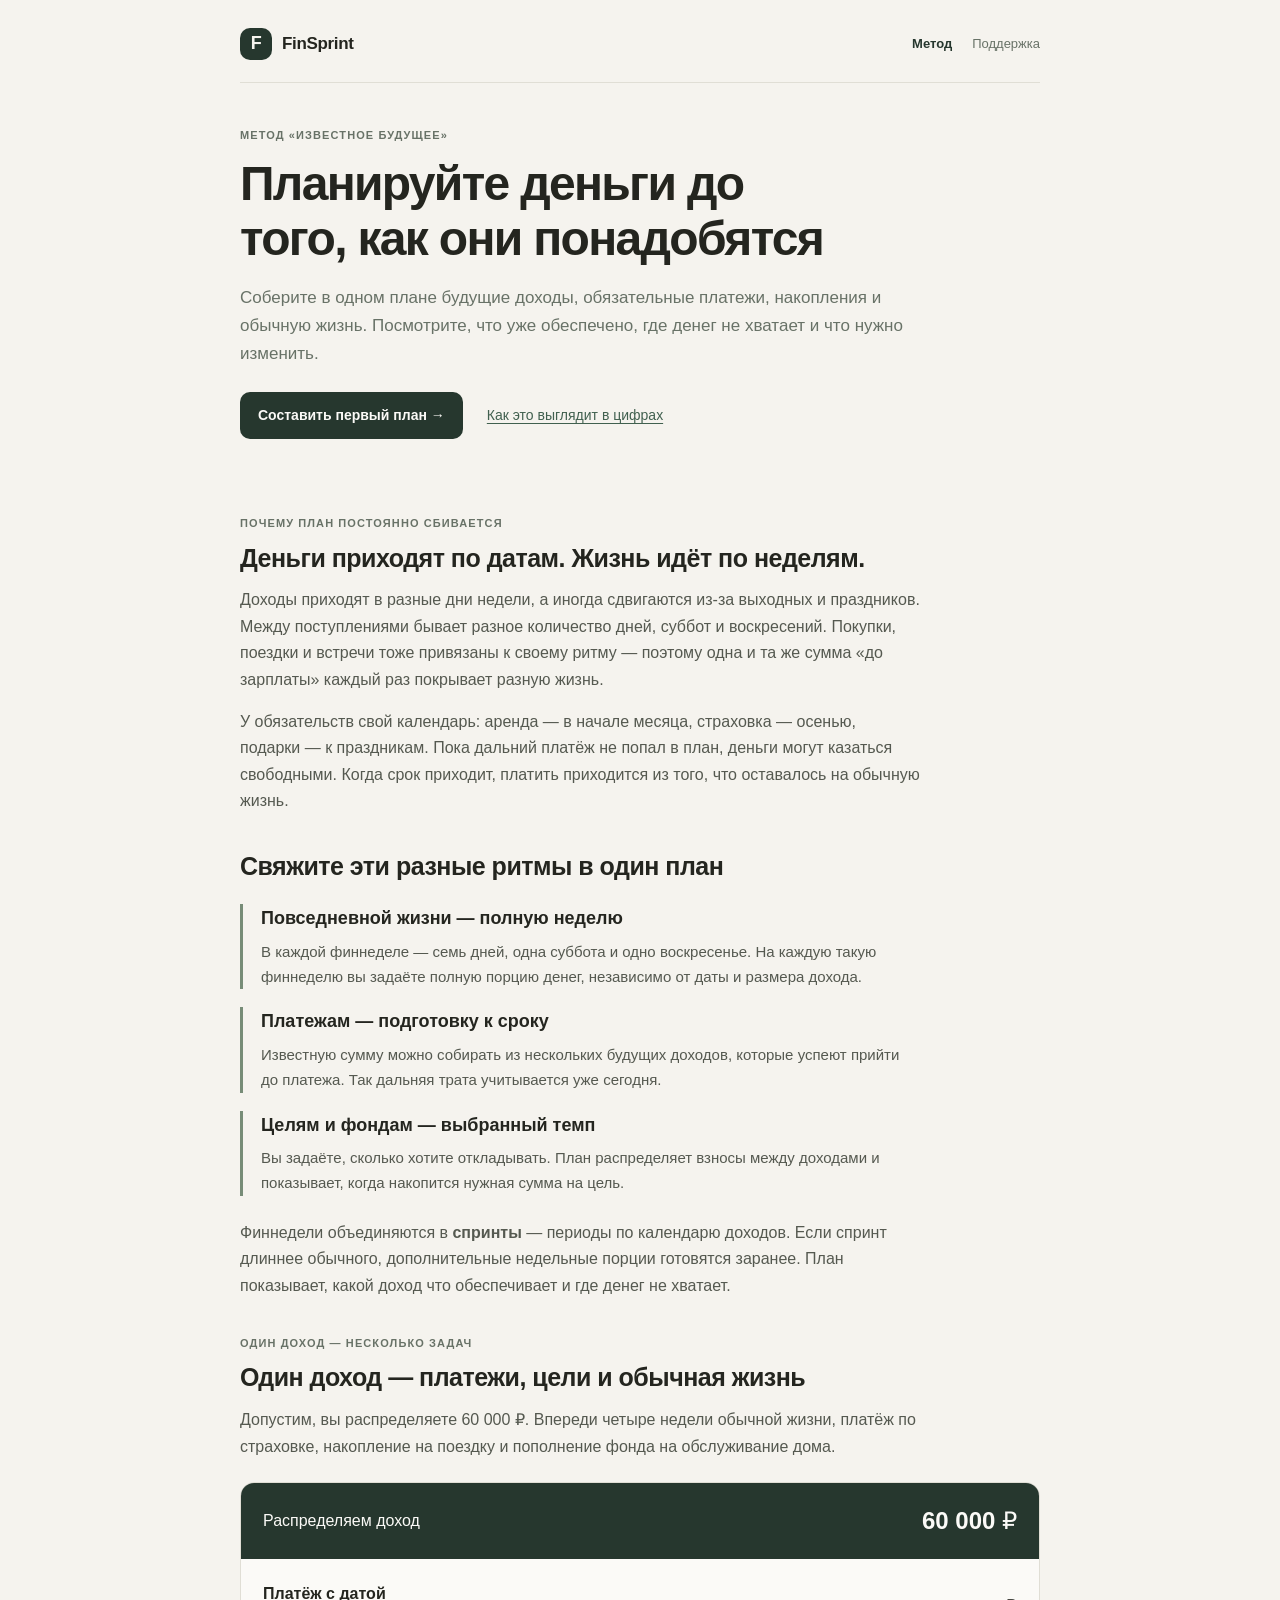
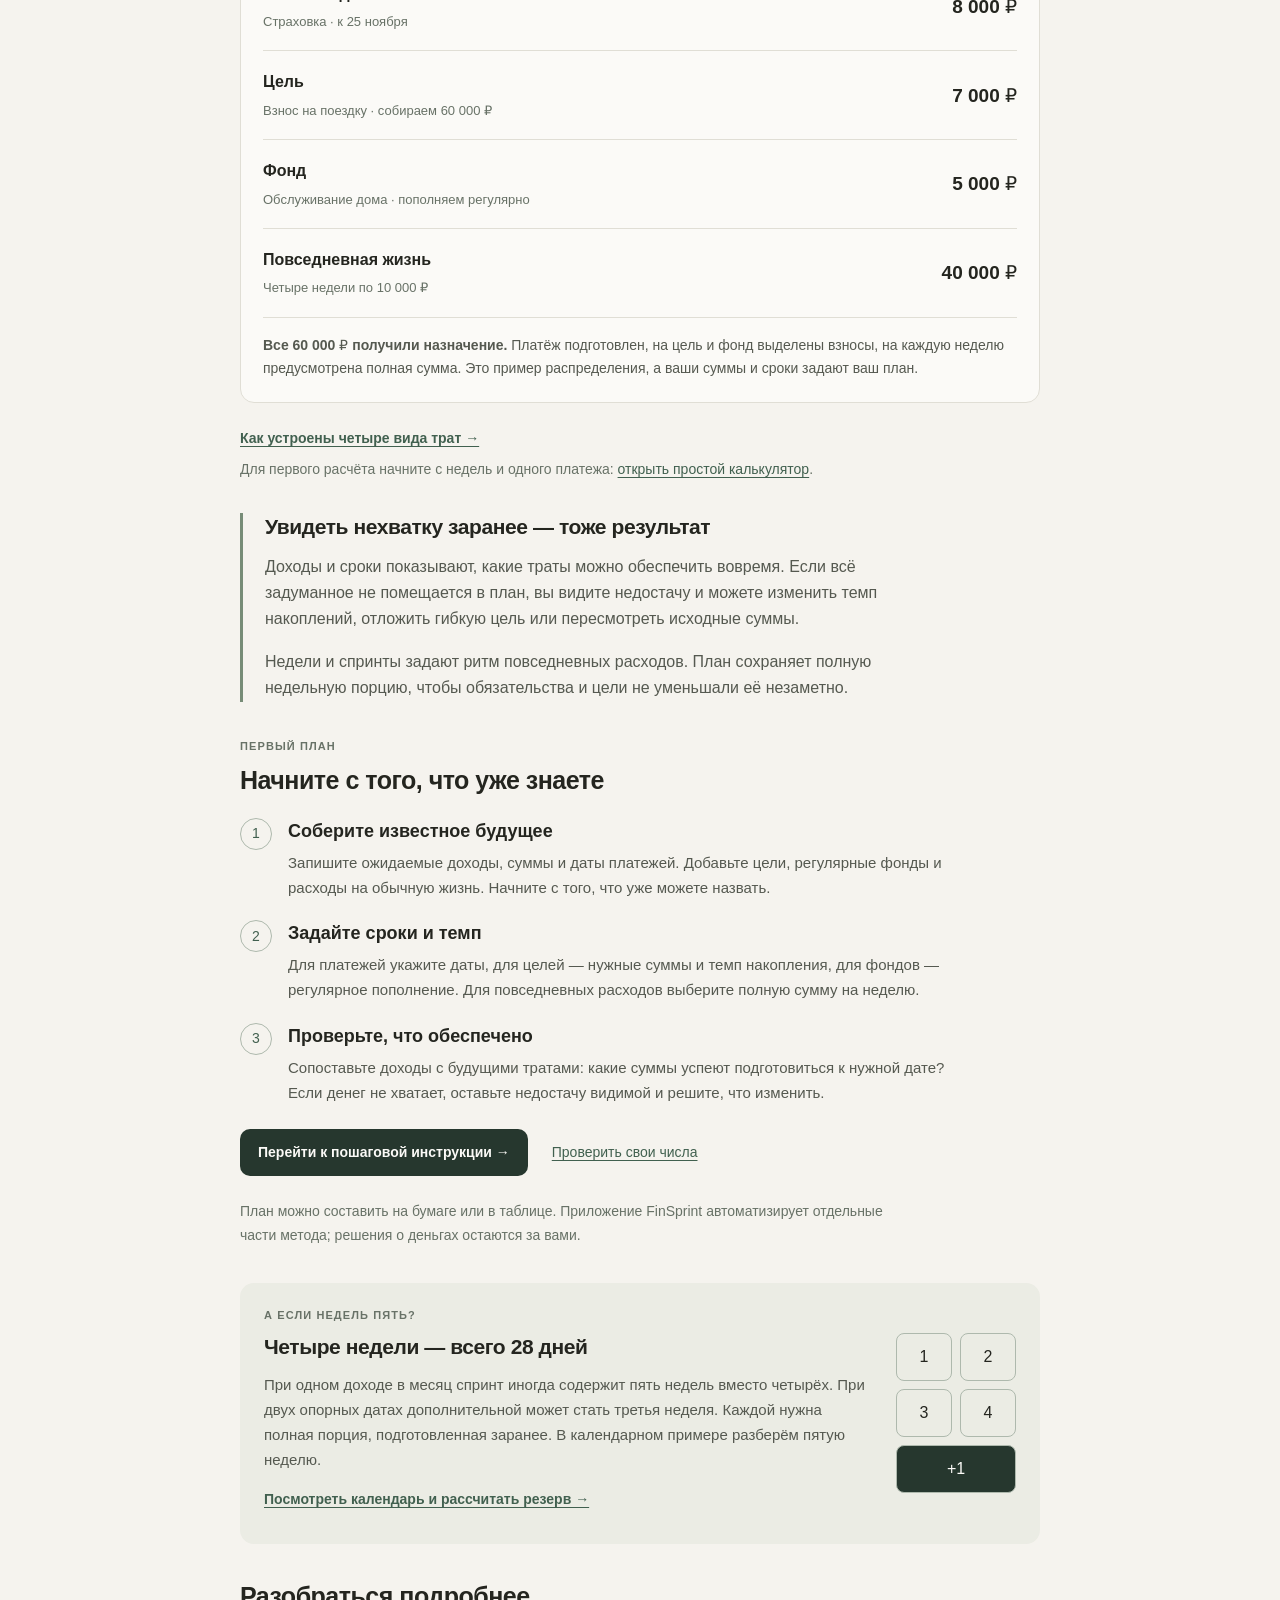
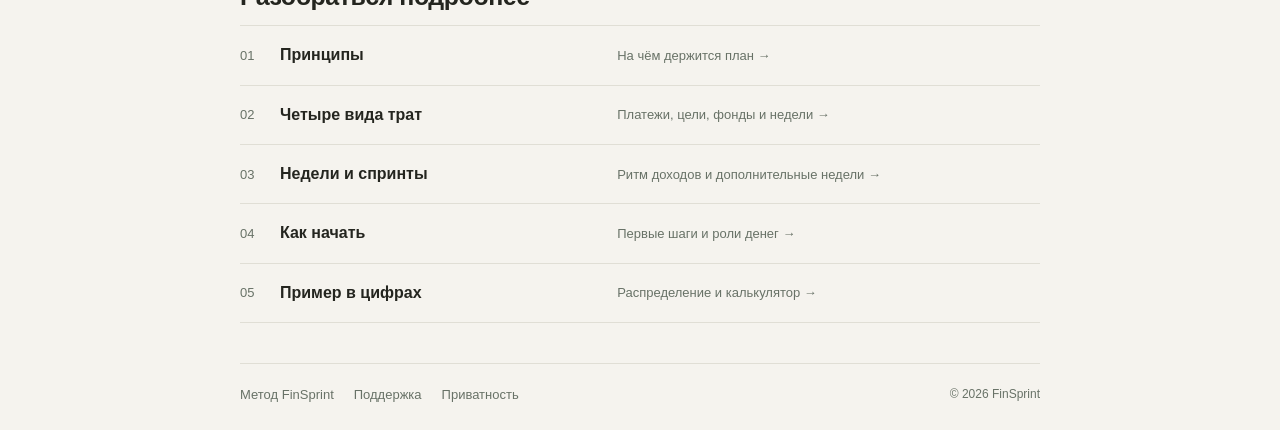
<file: site/index.html>
<!doctype html>
<html lang="ru">
  <head>
    <meta charset="utf-8">
    <meta name="viewport" content="width=device-width, initial-scale=1">
    <meta name="theme-color" content="#f5f3ee">
    <meta name="description" content="Метод FinSprint: соберите будущие доходы, платежи, цели, фонды и повседневные расходы в одном плане. Узнайте, что обеспечено и где денег не хватает.">
    <title>FinSprint — планируйте деньги заранее</title>
    <link rel="stylesheet" href="styles.css?v=20261110">
  </head>
  <body>
    <main class="wrap method-home">
      <nav class="site-nav" aria-label="Навигация">
        <a class="brand" href="./"><span class="mark">F</span><span>FinSprint</span></a>
        <div><a href="./" aria-current="page">Метод</a><a href="support/">Поддержка</a></div>
      </nav>

      <header class="home-hero">
        <p class="eyebrow">МЕТОД «ИЗВЕСТНОЕ БУДУЩЕЕ»</p>
        <h1>Планируйте деньги до того, как они понадобятся</h1>
        <p class="lede">Соберите в одном плане будущие доходы, обязательные платежи, накопления и обычную жизнь. Посмотрите, что уже обеспечено, где денег не хватает и что нужно изменить.</p>
        <nav class="start-links" aria-label="Знакомство с методом"><a class="primary-link" href="#first-plan">Составить первый план&nbsp;→</a><a href="#example">Как это выглядит в цифрах</a></nav>
      </header>

      <section class="home-section" id="rhythms" aria-labelledby="rhythms-title">
        <p class="eyebrow">ПОЧЕМУ ПЛАН ПОСТОЯННО СБИВАЕТСЯ</p>
        <h2 id="rhythms-title">Деньги приходят по датам. Жизнь идёт по неделям.</h2>
        <p>Доходы приходят в разные дни недели, а иногда сдвигаются из-за выходных и праздников. Между поступлениями бывает разное количество дней, суббот и воскресений. Покупки, поездки и встречи тоже привязаны к своему ритму — поэтому одна и та же сумма «до зарплаты» каждый раз покрывает разную жизнь.</p>
        <p>У обязательств свой календарь: аренда — в начале месяца, страховка — осенью, подарки — к праздникам. Пока дальний платёж не попал в план, деньги могут казаться свободными. Когда срок приходит, платить приходится из того, что оставалось на обычную жизнь.</p>
      </section>

      <section class="home-section" aria-labelledby="rhythm-plan-title">
        <h2 id="rhythm-plan-title">Свяжите эти разные ритмы в один план</h2>
        <dl class="home-rhythms">
          <div><dt>Повседневной жизни — полную неделю</dt><dd>В каждой финнеделе — семь дней, одна суббота и одно воскресенье. На каждую такую финнеделю вы задаёте полную порцию денег, независимо от даты и размера дохода.</dd></div>
          <div><dt>Платежам — подготовку к сроку</dt><dd>Известную сумму можно собирать из нескольких будущих доходов, которые успеют прийти до платежа. Так дальняя трата учитывается уже сегодня.</dd></div>
          <div><dt>Целям и фондам — выбранный темп</dt><dd>Вы задаёте, сколько хотите откладывать. План распределяет взносы между доходами и показывает, когда накопится нужная сумма на цель.</dd></div>
        </dl>
        <p>Финнедели объединяются в <strong>спринты</strong> — периоды по календарю доходов. Если спринт длиннее обычного, дополнительные недельные порции готовятся заранее. План показывает, какой доход что обеспечивает и где денег не хватает.</p>
      </section>

      <section class="home-section" id="example" aria-labelledby="example-title">
        <p class="eyebrow">ОДИН ДОХОД — НЕСКОЛЬКО ЗАДАЧ</p>
        <h2 id="example-title">Один доход — платежи, цели и обычная жизнь</h2>
        <p>Допустим, вы распределяете 60&nbsp;000&nbsp;₽. Впереди четыре недели обычной жизни, платёж по страховке, накопление на поездку и пополнение фонда на обслуживание дома.</p>
        <figure class="home-budget">
          <figcaption><span>Распределяем доход</span><strong>60&nbsp;000&nbsp;₽</strong></figcaption>
          <dl class="home-plan-items">
            <div><dt><strong>Платёж с датой</strong><span>Страховка · к 25 ноября</span></dt><dd>8&nbsp;000&nbsp;₽</dd></div>
            <div><dt><strong>Цель</strong><span>Взнос на поездку · собираем 60&nbsp;000&nbsp;₽</span></dt><dd>7&nbsp;000&nbsp;₽</dd></div>
            <div><dt><strong>Фонд</strong><span>Обслуживание дома · пополняем регулярно</span></dt><dd>5&nbsp;000&nbsp;₽</dd></div>
            <div><dt><strong>Повседневная жизнь</strong><span>Четыре недели по 10&nbsp;000&nbsp;₽</span></dt><dd>40&nbsp;000&nbsp;₽</dd></div>
          </dl>
          <p><strong>Все 60&nbsp;000&nbsp;₽ получили назначение.</strong> Платёж подготовлен, на цель и фонд выделены взносы, на каждую неделю предусмотрена полная сумма. Это пример распределения, а ваши суммы и сроки задают ваш план.</p>
        </figure>
        <a class="home-text-link" href="method/plan/">Как устроены четыре вида трат&nbsp;→</a>
        <p class="note">Для первого расчёта начните с недель и одного платежа: <a href="method/example/#calculator">открыть простой калькулятор</a>.</p>
      </section>

      <section class="home-rule" aria-labelledby="rule-title">
        <h2 id="rule-title">Увидеть нехватку заранее — тоже результат</h2>
        <p>Доходы и сроки показывают, какие траты можно обеспечить вовремя. Если всё задуманное не помещается в план, вы видите недостачу и можете изменить темп накоплений, отложить гибкую цель или пересмотреть исходные суммы.</p>
        <p>Недели и спринты задают ритм повседневных расходов. План сохраняет полную недельную порцию, чтобы обязательства и цели не уменьшали её незаметно.</p>
      </section>

      <section class="home-section" id="first-plan" aria-labelledby="first-plan-title">
        <p class="eyebrow">ПЕРВЫЙ ПЛАН</p>
        <h2 id="first-plan-title">Начните с того, что уже знаете</h2>
        <ol class="home-first-steps">
          <li><h3>Соберите известное будущее</h3><p>Запишите ожидаемые доходы, суммы и даты платежей. Добавьте цели, регулярные фонды и расходы на обычную жизнь. Начните с того, что уже можете назвать.</p></li>
          <li><h3>Задайте сроки и темп</h3><p>Для платежей укажите даты, для целей — нужные суммы и темп накопления, для фондов — регулярное пополнение. Для повседневных расходов выберите полную сумму на неделю.</p></li>
          <li><h3>Проверьте, что обеспечено</h3><p>Сопоставьте доходы с будущими тратами: какие суммы успеют подготовиться к нужной дате? Если денег не хватает, оставьте недостачу видимой и решите, что изменить.</p></li>
        </ol>
        <nav class="start-links" aria-label="Первый план"><a class="primary-link" href="method/practice/">Перейти к пошаговой инструкции&nbsp;→</a><a href="method/example/#calculator">Проверить свои числа</a></nav>
        <p class="note">План можно составить на бумаге или в таблице. Приложение FinSprint автоматизирует отдельные части метода; решения о деньгах остаются за вами.</p>
      </section>

      <aside class="home-extra" aria-labelledby="extra-title">
        <div><p class="eyebrow">А ЕСЛИ НЕДЕЛЬ ПЯТЬ?</p><h2 id="extra-title">Четыре недели — всего 28 дней</h2><p>При одном доходе в месяц спринт иногда содержит пять недель вместо четырёх. При двух опорных датах дополнительной может стать третья неделя. Каждой нужна полная порция, подготовленная заранее. В календарном примере разберём пятую неделю.</p><a class="home-text-link" href="method/calendar/#extra-week">Посмотреть календарь и рассчитать резерв&nbsp;→</a></div>
        <div class="home-week-symbol" aria-hidden="true"><span>1</span><span>2</span><span>3</span><span>4</span><span>+1</span></div>
      </aside>

      <section class="home-section" id="sections" aria-labelledby="sections-title">
        <h2 id="sections-title">Разобраться подробнее</h2>
        <nav class="home-contents" aria-label="Разделы метода">
          <a href="method/principles/"><span>01</span><strong>Принципы</strong><span>На чём держится план&nbsp;→</span></a>
          <a href="method/plan/"><span>02</span><strong>Четыре вида трат</strong><span>Платежи, цели, фонды и недели&nbsp;→</span></a>
          <a href="method/calendar/"><span>03</span><strong>Недели и спринты</strong><span>Ритм доходов и дополнительные недели&nbsp;→</span></a>
          <a href="method/practice/"><span>04</span><strong>Как начать</strong><span>Первые шаги и роли денег&nbsp;→</span></a>
          <a href="method/example/"><span>05</span><strong>Пример в цифрах</strong><span>Распределение и калькулятор&nbsp;→</span></a>
        </nav>
      </section>
      <footer class="footer-nav"><a href="./">Метод FinSprint</a><a href="support/">Поддержка</a><a href="privacy/">Приватность</a><span>© 2026 FinSprint</span></footer>
    </main>
  </body>
</html>
</file>
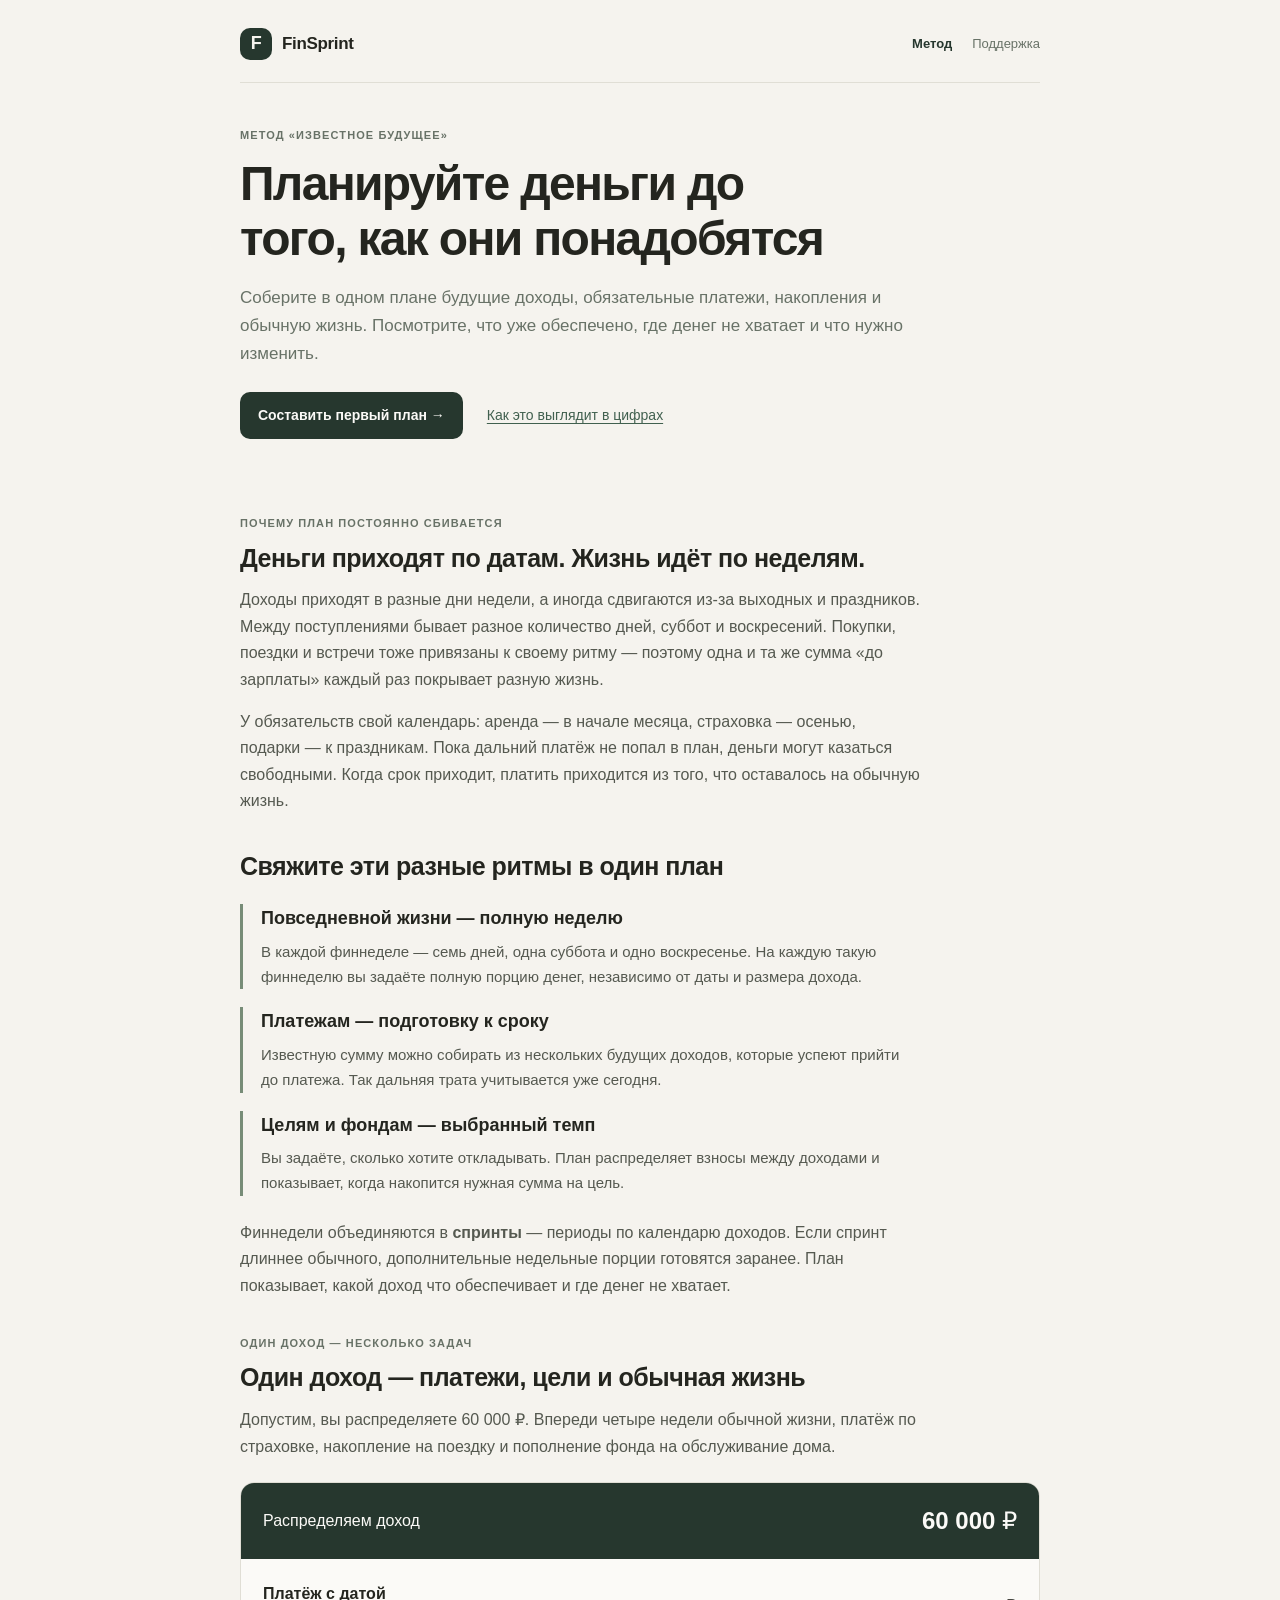
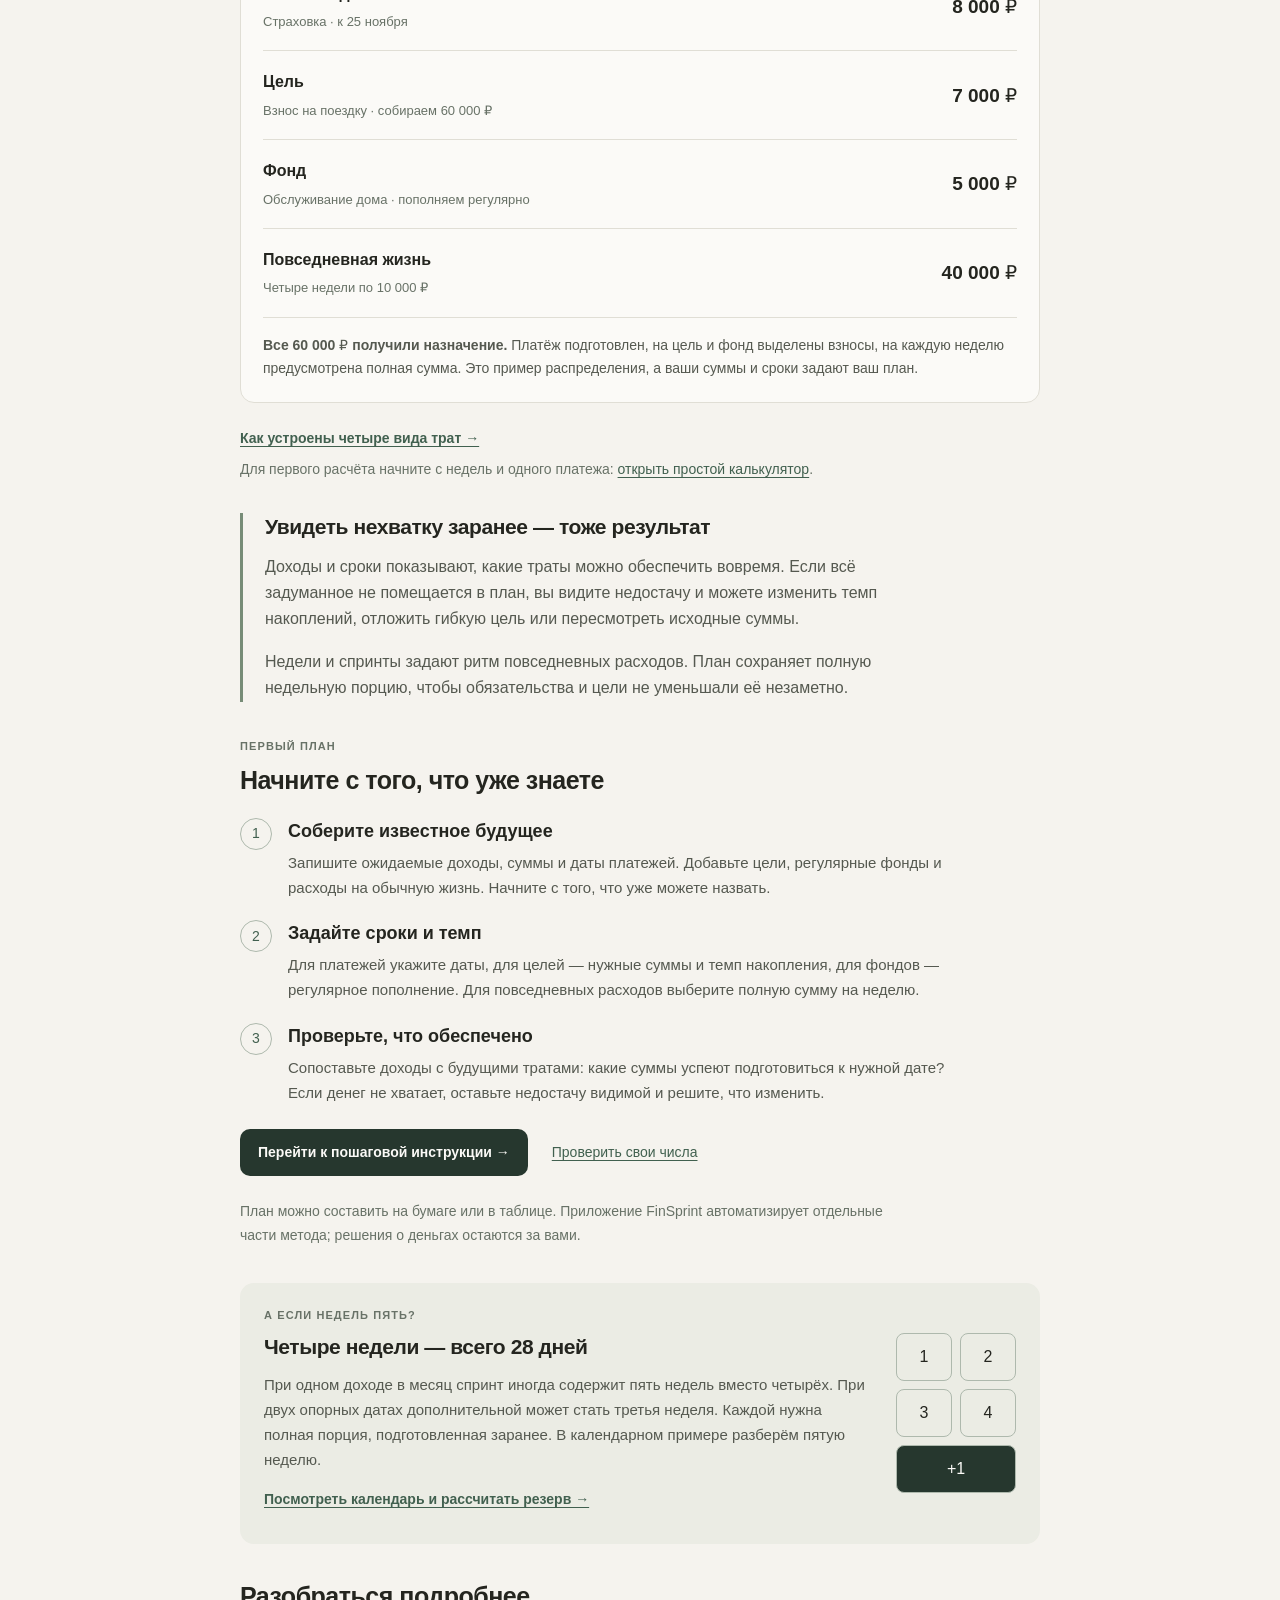
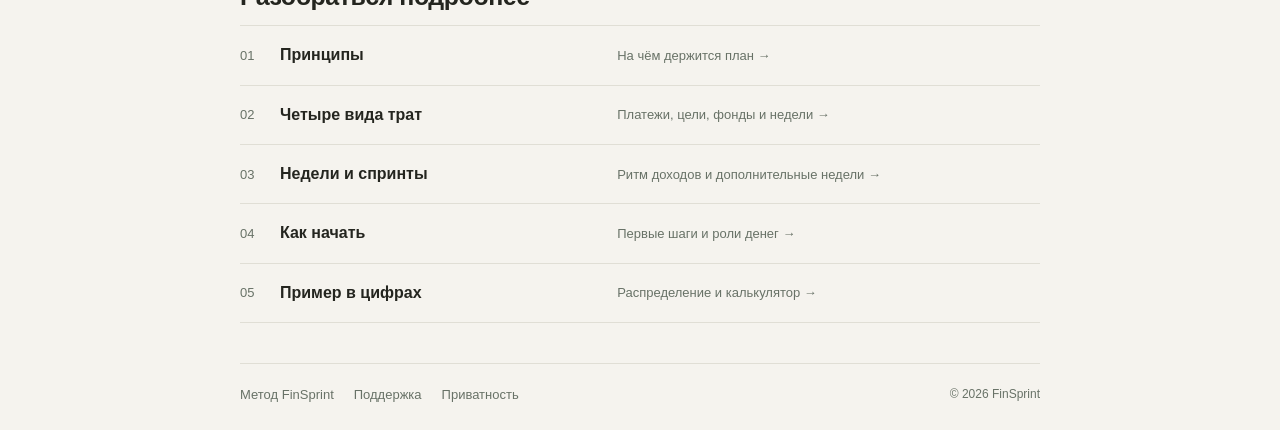
<file: site/method/index.html>
<!doctype html>
<html lang="ru">
  <head>
    <meta charset="utf-8">
    <meta name="viewport" content="width=device-width, initial-scale=1">
    <meta http-equiv="refresh" content="0; url=../">
    <title>Метод FinSprint</title>
    <link rel="stylesheet" href="../styles.css">
  </head>
  <body><main class="wrap"><p>Метод теперь на главной странице.</p><a href="../">Открыть метод FinSprint →</a></main></body>
</html>
</file>
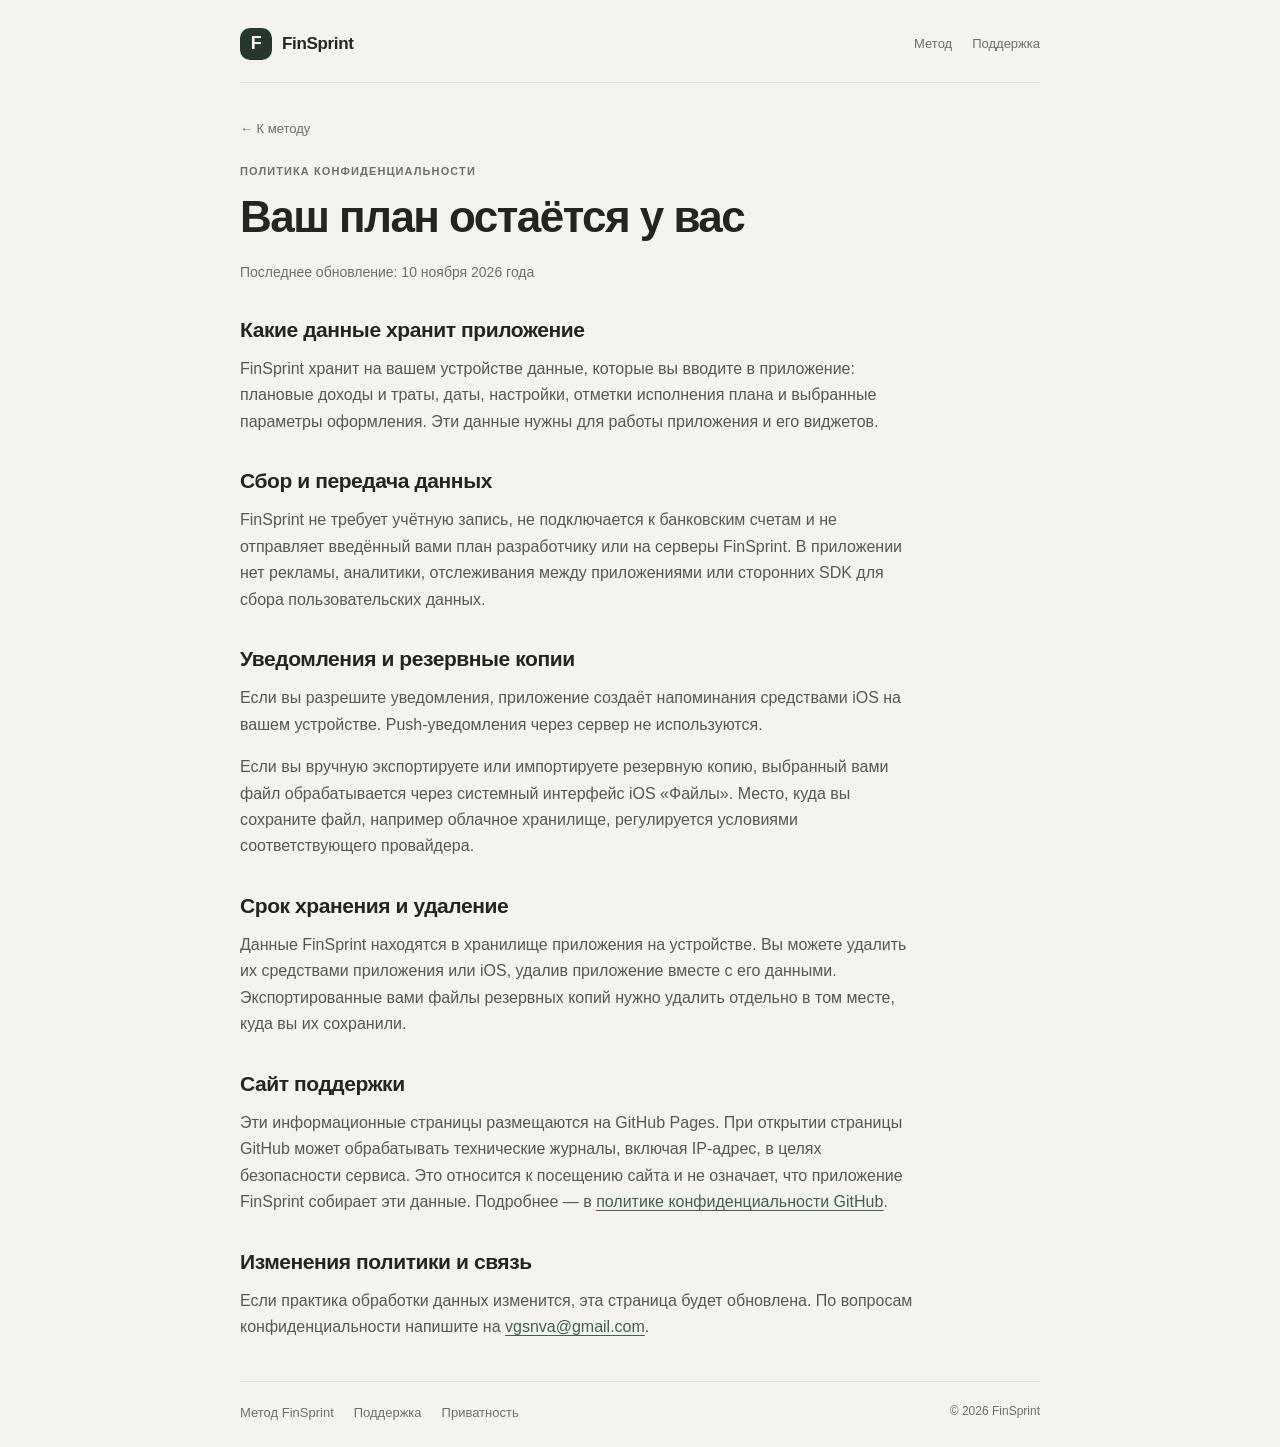
<file: site/privacy/index.html>
<!doctype html>
<html lang="ru">
  <head>
    <meta charset="utf-8">
    <meta name="viewport" content="width=device-width, initial-scale=1">
    <meta name="theme-color" content="#f5f3ee">
    <title>Политика конфиденциальности — FinSprint</title>
    <link rel="stylesheet" href="../styles.css">
  </head>
  <body>
    <main class="wrap article">
      <nav class="site-nav" aria-label="Навигация">
        <a class="brand" href="../"><span class="mark">F</span><span>FinSprint</span></a>
        <div><a href="../">Метод</a><a href="../support/">Поддержка</a></div>
      </nav>
      <a class="back" href="../#sections">←&nbsp;К методу</a>
      <p class="eyebrow">ПОЛИТИКА КОНФИДЕНЦИАЛЬНОСТИ</p>
      <h1>Ваш план остаётся у вас</h1>
      <p class="updated">Последнее обновление: 10 ноября 2026 года</p>

      <h2>Какие данные хранит приложение</h2>
      <p>FinSprint хранит на вашем устройстве данные, которые вы вводите в приложение: плановые доходы и траты, даты, настройки, отметки исполнения плана и выбранные параметры оформления. Эти данные нужны для работы приложения и его виджетов.</p>

      <h2>Сбор и передача данных</h2>
      <p>FinSprint не требует учётную запись, не подключается к банковским счетам и не отправляет введённый вами план разработчику или на серверы FinSprint. В приложении нет рекламы, аналитики, отслеживания между приложениями или сторонних SDK для сбора пользовательских данных.</p>

      <h2>Уведомления и резервные копии</h2>
      <p>Если вы разрешите уведомления, приложение создаёт напоминания средствами iOS на вашем устройстве. Push-уведомления через сервер не используются.</p>
      <p>Если вы вручную экспортируете или импортируете резервную копию, выбранный вами файл обрабатывается через системный интерфейс iOS «Файлы». Место, куда вы сохраните файл, например облачное хранилище, регулируется условиями соответствующего провайдера.</p>

      <h2>Срок хранения и удаление</h2>
      <p>Данные FinSprint находятся в хранилище приложения на устройстве. Вы можете удалить их средствами приложения или iOS, удалив приложение вместе с его данными. Экспортированные вами файлы резервных копий нужно удалить отдельно в том месте, куда вы их сохранили.</p>

      <h2>Сайт поддержки</h2>
      <p>Эти информационные страницы размещаются на GitHub Pages. При открытии страницы GitHub может обрабатывать технические журналы, включая IP-адрес, в целях безопасности сервиса. Это относится к посещению сайта и не означает, что приложение FinSprint собирает эти данные. Подробнее — в <a href="https://docs.github.com/en/site-policy/privacy-policies/github-privacy-statement">политике конфиденциальности GitHub</a>.</p>

      <h2>Изменения политики и связь</h2>
      <p>Если практика обработки данных изменится, эта страница будет обновлена. По вопросам конфиденциальности напишите на <a href="mailto:vgsnva@gmail.com">vgsnva@gmail.com</a>.</p>
      <footer class="footer-nav"><a href="../">Метод FinSprint</a><a href="../support/">Поддержка</a><a href="./">Приватность</a><span>© 2026 FinSprint</span></footer>
    </main>
  </body>
</html>
</file>
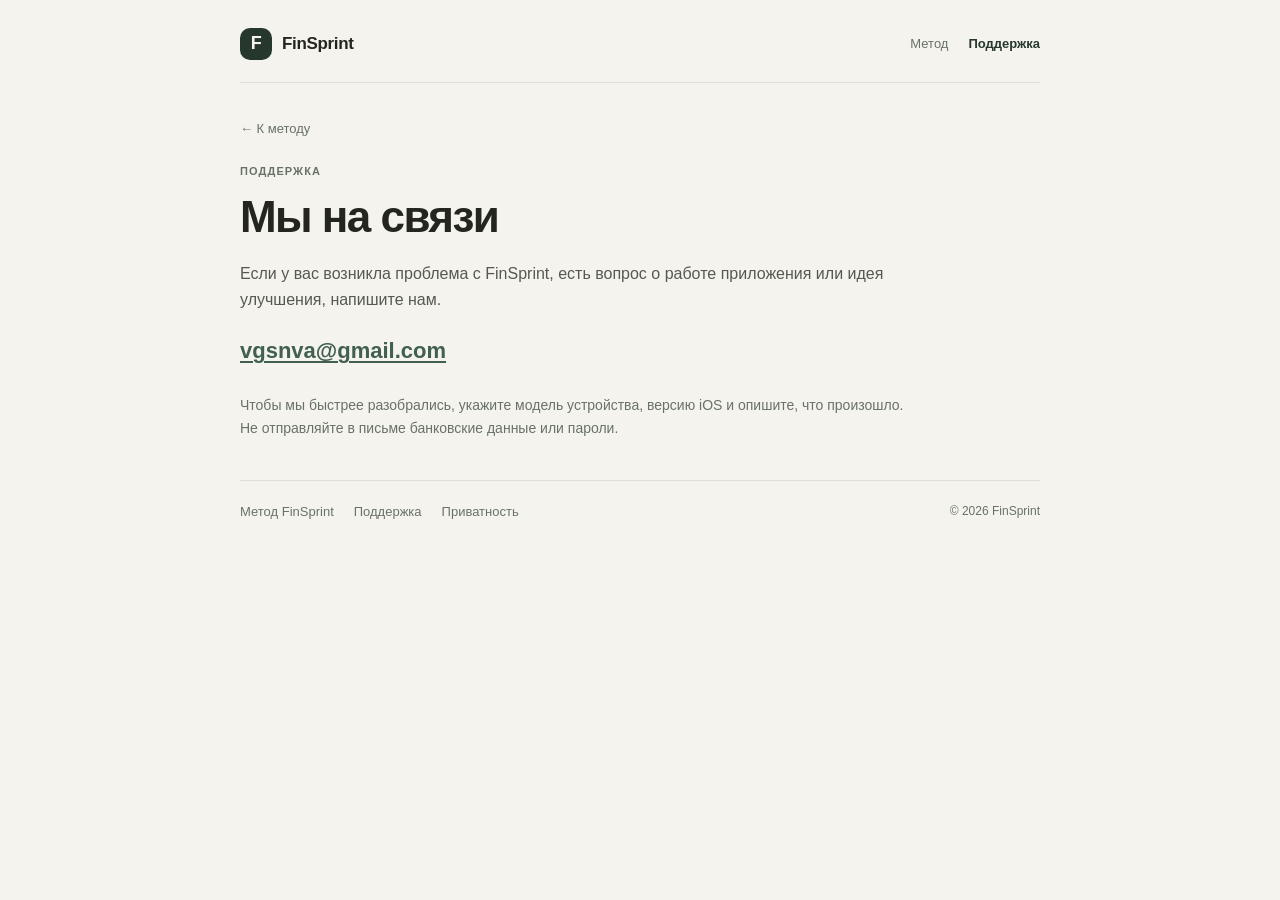
<file: site/support/index.html>
<!doctype html>
<html lang="ru">
  <head>
    <meta charset="utf-8">
    <meta name="viewport" content="width=device-width, initial-scale=1">
    <meta name="theme-color" content="#f5f3ee">
    <title>Поддержка — FinSprint</title>
    <link rel="stylesheet" href="../styles.css">
  </head>
  <body>
    <main class="wrap article">
      <nav class="site-nav" aria-label="Навигация">
        <a class="brand" href="../"><span class="mark">F</span><span>FinSprint</span></a>
        <div><a href="../">Метод</a><a href="./" aria-current="page">Поддержка</a></div>
      </nav>
      <a class="back" href="../#sections">←&nbsp;К методу</a>
      <p class="eyebrow">ПОДДЕРЖКА</p>
      <h1>Мы на связи</h1>
      <p>Если у вас возникла проблема с FinSprint, есть вопрос о работе приложения или идея улучшения, напишите нам.</p>
      <a class="contact" href="mailto:vgsnva@gmail.com">vgsnva@gmail.com</a>
      <p class="note">Чтобы мы быстрее разобрались, укажите модель устройства, версию iOS и опишите, что произошло. Не отправляйте в письме банковские данные или пароли.</p>
      <footer class="footer-nav"><a href="../">Метод FinSprint</a><a href="./">Поддержка</a><a href="../privacy/">Приватность</a><span>© 2026 FinSprint</span></footer>
    </main>
  </body>
</html>
</file>
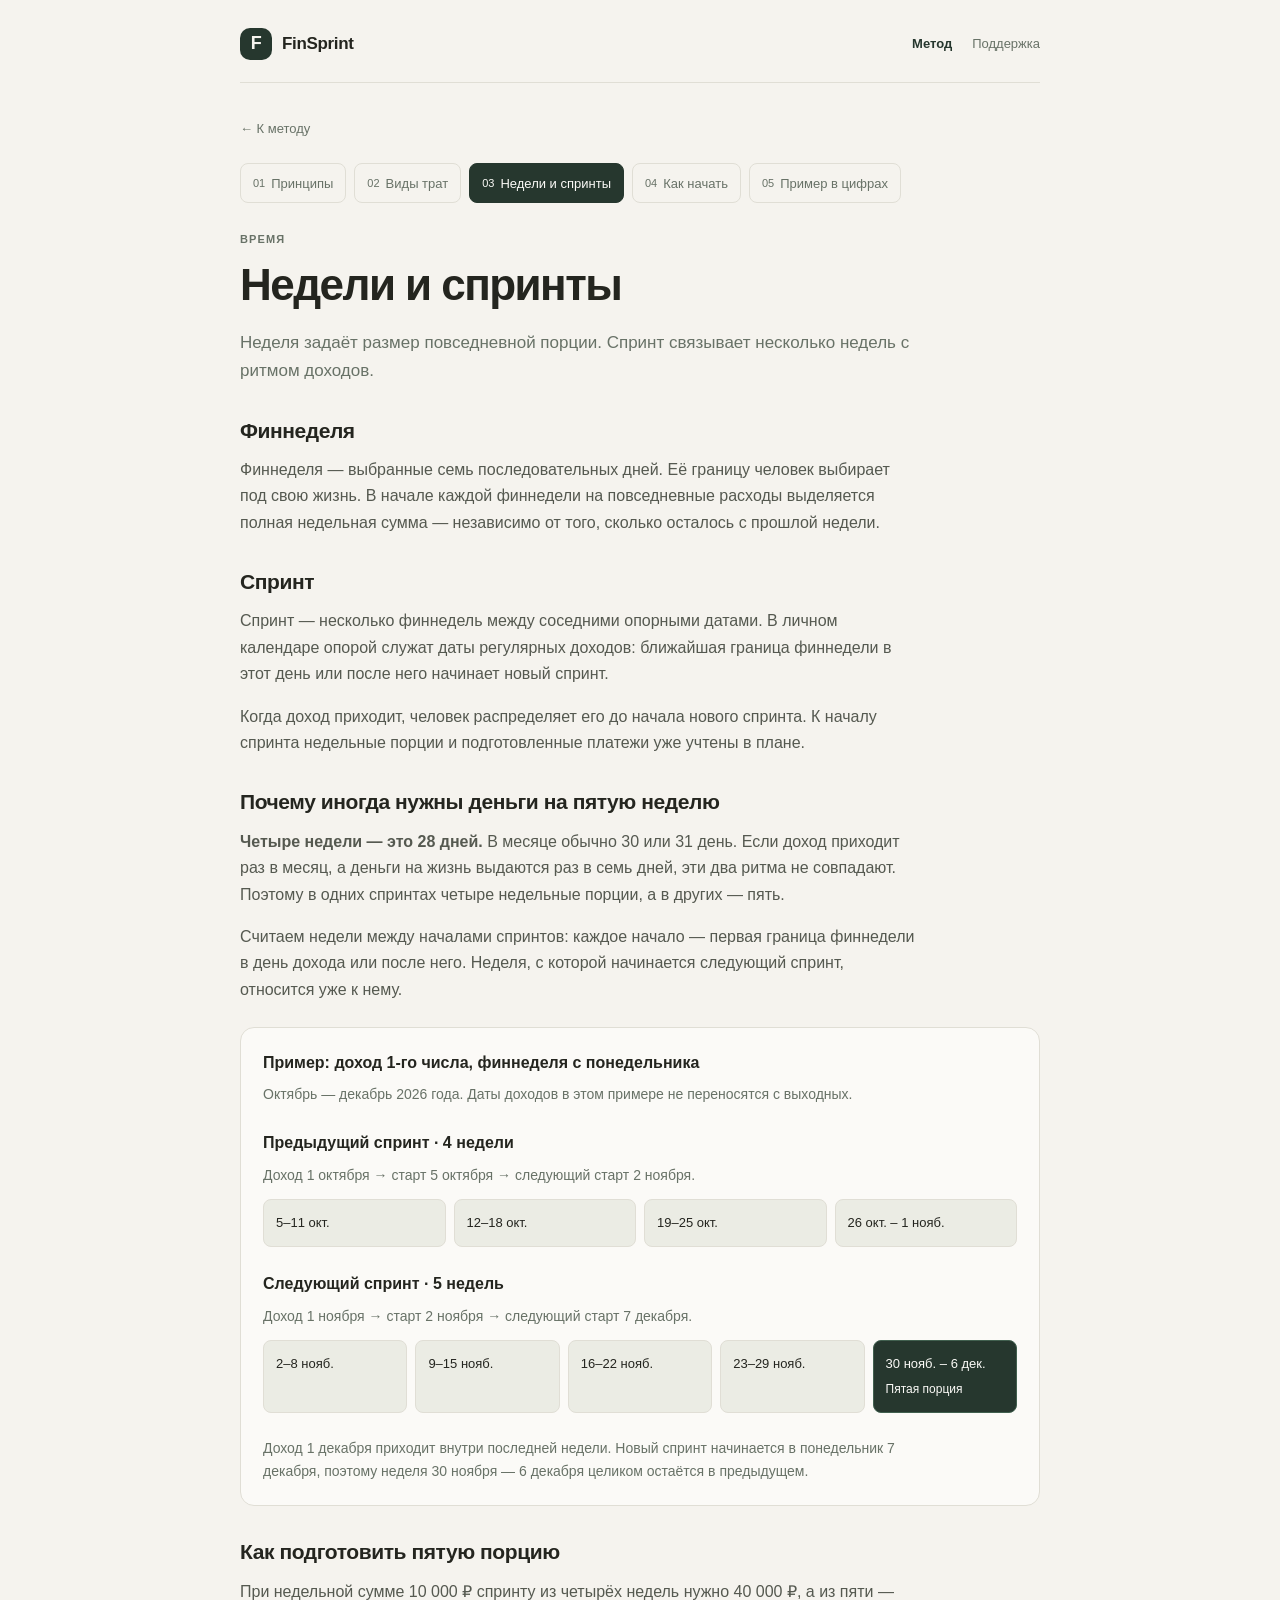
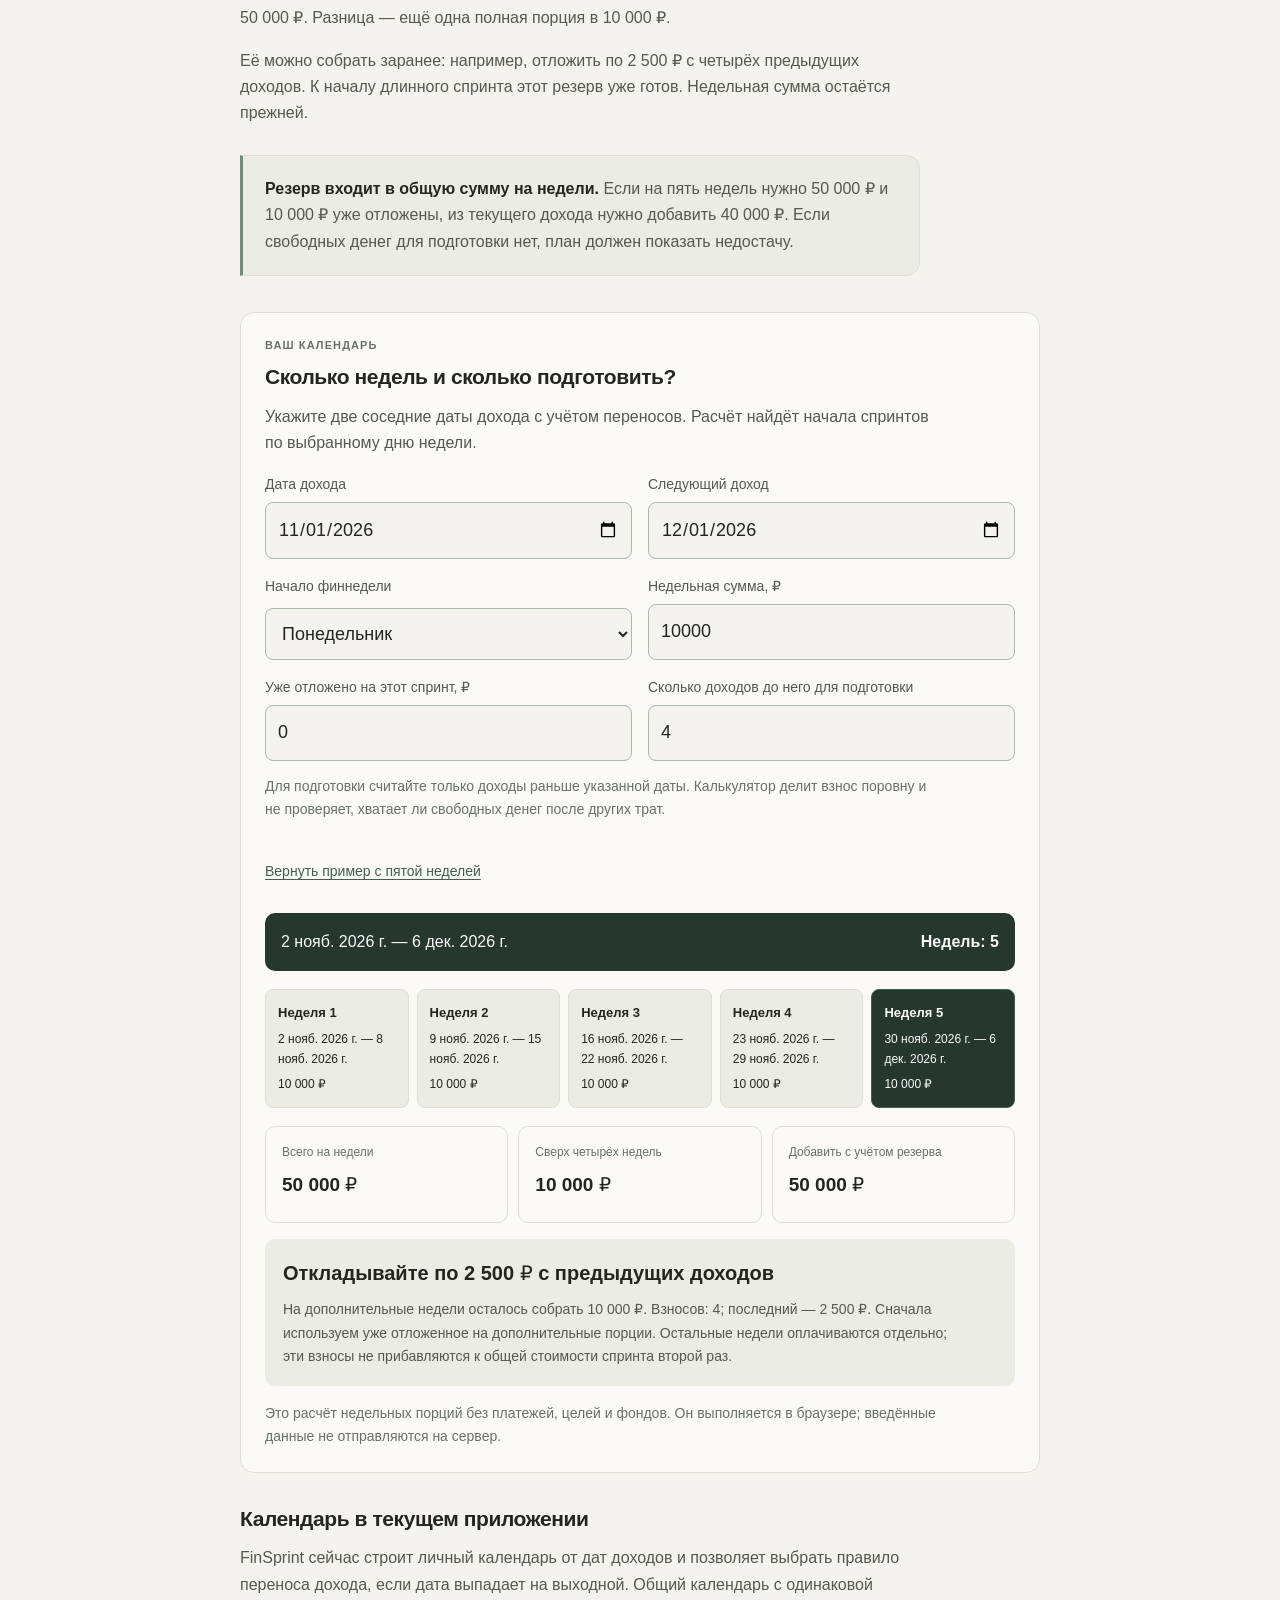
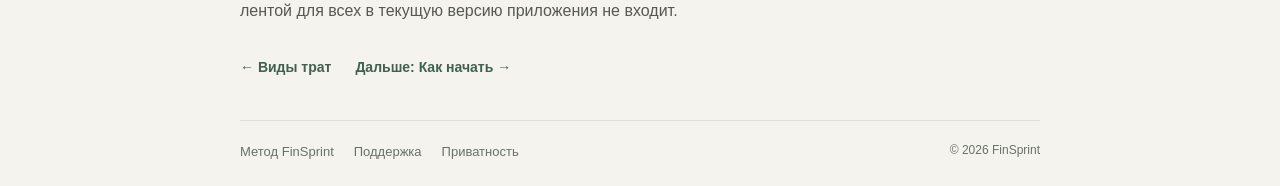
<file: site/method/calendar/index.html>
<!doctype html>
<html lang="ru">
  <head>
    <meta charset="utf-8">
    <meta name="viewport" content="width=device-width, initial-scale=1">
    <meta name="theme-color" content="#f5f3ee">
    <title>Недели и спринты — FinSprint</title>
    <link rel="stylesheet" href="../../styles.css">
    <script src="../../extra-week.js" defer></script>
  </head>
  <body>
    <main class="wrap article">
      <nav class="site-nav" aria-label="Навигация">
        <a class="brand" href="../../"><span class="mark">F</span><span>FinSprint</span></a>
        <div><a href="../../" aria-current="location">Метод</a><a href="../../support/">Поддержка</a></div>
      </nav>
      <a class="back" href="../../#sections">←&nbsp;К методу</a>
      <nav class="chapter-nav" aria-label="Разделы метода"><a href="../principles/"><span>01</span> Принципы</a><a href="../plan/"><span>02</span> Виды трат</a><a href="../calendar/" aria-current="page"><span>03</span> Недели и спринты</a><a href="../practice/"><span>04</span> Как начать</a><a href="../example/"><span>05</span> Пример в цифрах</a></nav>
      <p class="eyebrow">ВРЕМЯ</p>
      <h1>Недели и спринты</h1>
      <p class="lede">Неделя задаёт размер повседневной порции. Спринт связывает несколько недель с ритмом доходов.</p>

      <h2>Финнеделя</h2>
      <p>Финнеделя — выбранные семь последовательных дней. Её границу человек выбирает под свою жизнь. В начале каждой финнедели на повседневные расходы выделяется полная недельная сумма — независимо от того, сколько осталось с прошлой недели.</p>

      <h2>Спринт</h2>
      <p>Спринт — несколько финнедель между соседними опорными датами. В личном календаре опорой служат даты регулярных доходов: ближайшая граница финнедели в этот день или после него начинает новый спринт.</p>
      <p>Когда доход приходит, человек распределяет его до начала нового спринта. К началу спринта недельные порции и подготовленные платежи уже учтены в плане.</p>

      <h2 id="extra-week">Почему иногда нужны деньги на пятую неделю</h2>
      <p><strong>Четыре недели — это 28 дней.</strong> В месяце обычно 30 или 31 день. Если доход приходит раз в месяц, а деньги на жизнь выдаются раз в семь дней, эти два ритма не совпадают. Поэтому в одних спринтах четыре недельные порции, а в других — пять.</p>
      <p>Считаем недели между началами спринтов: каждое начало — первая граница финнедели в день дохода или после него. Неделя, с которой начинается следующий спринт, относится уже к нему.</p>

      <figure class="week-illustration">
        <figcaption><strong>Пример: доход 1-го числа, финнеделя с понедельника</strong><span>Октябрь — декабрь 2026 года. Даты доходов в этом примере не переносятся с выходных.</span></figcaption>
        <div class="sprint-strip"><strong>Предыдущий спринт · 4 недели</strong><p>Доход 1 октября → старт 5 октября → следующий старт 2 ноября.</p><div class="week-grid four"><span>5–11 окт.</span><span>12–18 окт.</span><span>19–25 окт.</span><span>26 окт. – 1 нояб.</span></div></div>
        <div class="sprint-strip"><strong>Следующий спринт · 5 недель</strong><p>Доход 1 ноября → старт 2 ноября → следующий старт 7 декабря.</p><div class="week-grid"><span>2–8 нояб.</span><span>9–15 нояб.</span><span>16–22 нояб.</span><span>23–29 нояб.</span><span class="extra-week">30 нояб. – 6 дек.<small>Пятая порция</small></span></div></div>
        <p class="note">Доход 1 декабря приходит внутри последней недели. Новый спринт начинается в понедельник 7 декабря, поэтому неделя 30 ноября — 6 декабря целиком остаётся в предыдущем.</p>
      </figure>

      <h2>Как подготовить пятую порцию</h2>
      <p>При недельной сумме 10&nbsp;000&nbsp;₽ спринту из четырёх недель нужно 40&nbsp;000&nbsp;₽, а из пяти — 50&nbsp;000&nbsp;₽. Разница — ещё одна полная порция в 10&nbsp;000&nbsp;₽.</p>
      <p>Её можно собрать заранее: например, отложить по 2&nbsp;500&nbsp;₽ с четырёх предыдущих доходов. К началу длинного спринта этот резерв уже готов. Недельная сумма остаётся прежней.</p>
      <section class="callout"><p><strong>Резерв входит в общую сумму на недели.</strong> Если на пять недель нужно 50&nbsp;000&nbsp;₽ и 10&nbsp;000&nbsp;₽ уже отложены, из текущего дохода нужно добавить 40&nbsp;000&nbsp;₽. Если свободных денег для подготовки нет, план должен показать недостачу.</p></section>

      <section class="calculator" id="week-calculator" aria-labelledby="week-calculator-title" hidden>
        <p class="eyebrow">ВАШ КАЛЕНДАРЬ</p>
        <h2 id="week-calculator-title">Сколько недель и сколько подготовить?</h2>
        <p>Укажите две соседние даты дохода с учётом переносов. Расчёт найдёт начала спринтов по выбранному дню недели.</p>
        <form id="week-form" novalidate>
          <div class="calculator-fields">
            <label>Дата дохода<input name="incomeDate" type="date" min="2000-01-01" max="2100-12-31" value="2026-11-01" required></label>
            <label>Следующий доход<input name="nextDate" type="date" min="2000-01-01" max="2100-12-31" value="2026-12-01" required></label>
            <label>Начало финнедели<select name="weekday"><option value="1">Понедельник</option><option value="2">Вторник</option><option value="3">Среда</option><option value="4">Четверг</option><option value="5">Пятница</option><option value="6">Суббота</option><option value="0">Воскресенье</option></select></label>
            <label>Недельная сумма, ₽<input name="weekly" type="number" min="0" max="1000000000" step="1" value="10000" required inputmode="numeric"></label>
            <label>Уже отложено на этот спринт, ₽<input name="saved" type="number" min="0" max="1000000000" step="1" value="0" required inputmode="numeric"></label>
            <label>Сколько доходов до него для подготовки<input name="contributions" type="number" min="0" max="100" step="1" value="4" required inputmode="numeric"></label>
          </div>
          <p class="note">Для подготовки считайте только доходы раньше указанной даты. Калькулятор делит взнос поровну и не проверяет, хватает ли свободных денег после других трат.</p>
          <button type="reset">Вернуть пример с пятой неделей</button>
        </form>
        <p id="week-error" class="calculator-error" role="status" hidden></p>
        <div id="week-result" aria-live="polite" aria-atomic="true">
          <div class="income-node"><span id="week-period"></span><strong id="week-count"></strong></div>
          <ol class="week-grid calculated-weeks" id="week-timeline" aria-label="Недели спринта"></ol>
          <dl class="allocation-flow"><div><dt>Всего на недели</dt><dd id="week-total"></dd></div><div><dt>Сверх четырёх недель</dt><dd id="week-extra"></dd></div><div><dt>Добавить с учётом резерва</dt><dd id="week-remaining"></dd></div></dl>
          <div class="balance-result"><strong id="week-saving"></strong><p id="week-saving-detail"></p></div>
        </div>
        <p class="note calculator-note">Это расчёт недельных порций без платежей, целей и фондов. Он выполняется в браузере; введённые данные не отправляются на сервер.</p>
      </section>

      <h2>Календарь в текущем приложении</h2>
      <p>FinSprint сейчас строит личный календарь от дат доходов и позволяет выбрать правило переноса дохода, если дата выпадает на выходной. Общий календарь с одинаковой лентой для всех в текущую версию приложения не входит.</p>

      <nav class="next-links" aria-label="Переходы между разделами"><a href="../plan/">←&nbsp;Виды трат</a><a href="../practice/">Дальше: Как начать&nbsp;→</a></nav>
      <footer class="footer-nav"><a href="../../">Метод FinSprint</a><a href="../../support/">Поддержка</a><a href="../../privacy/">Приватность</a><span>© 2026 FinSprint</span></footer>
    </main>
  </body>
</html>
</file>
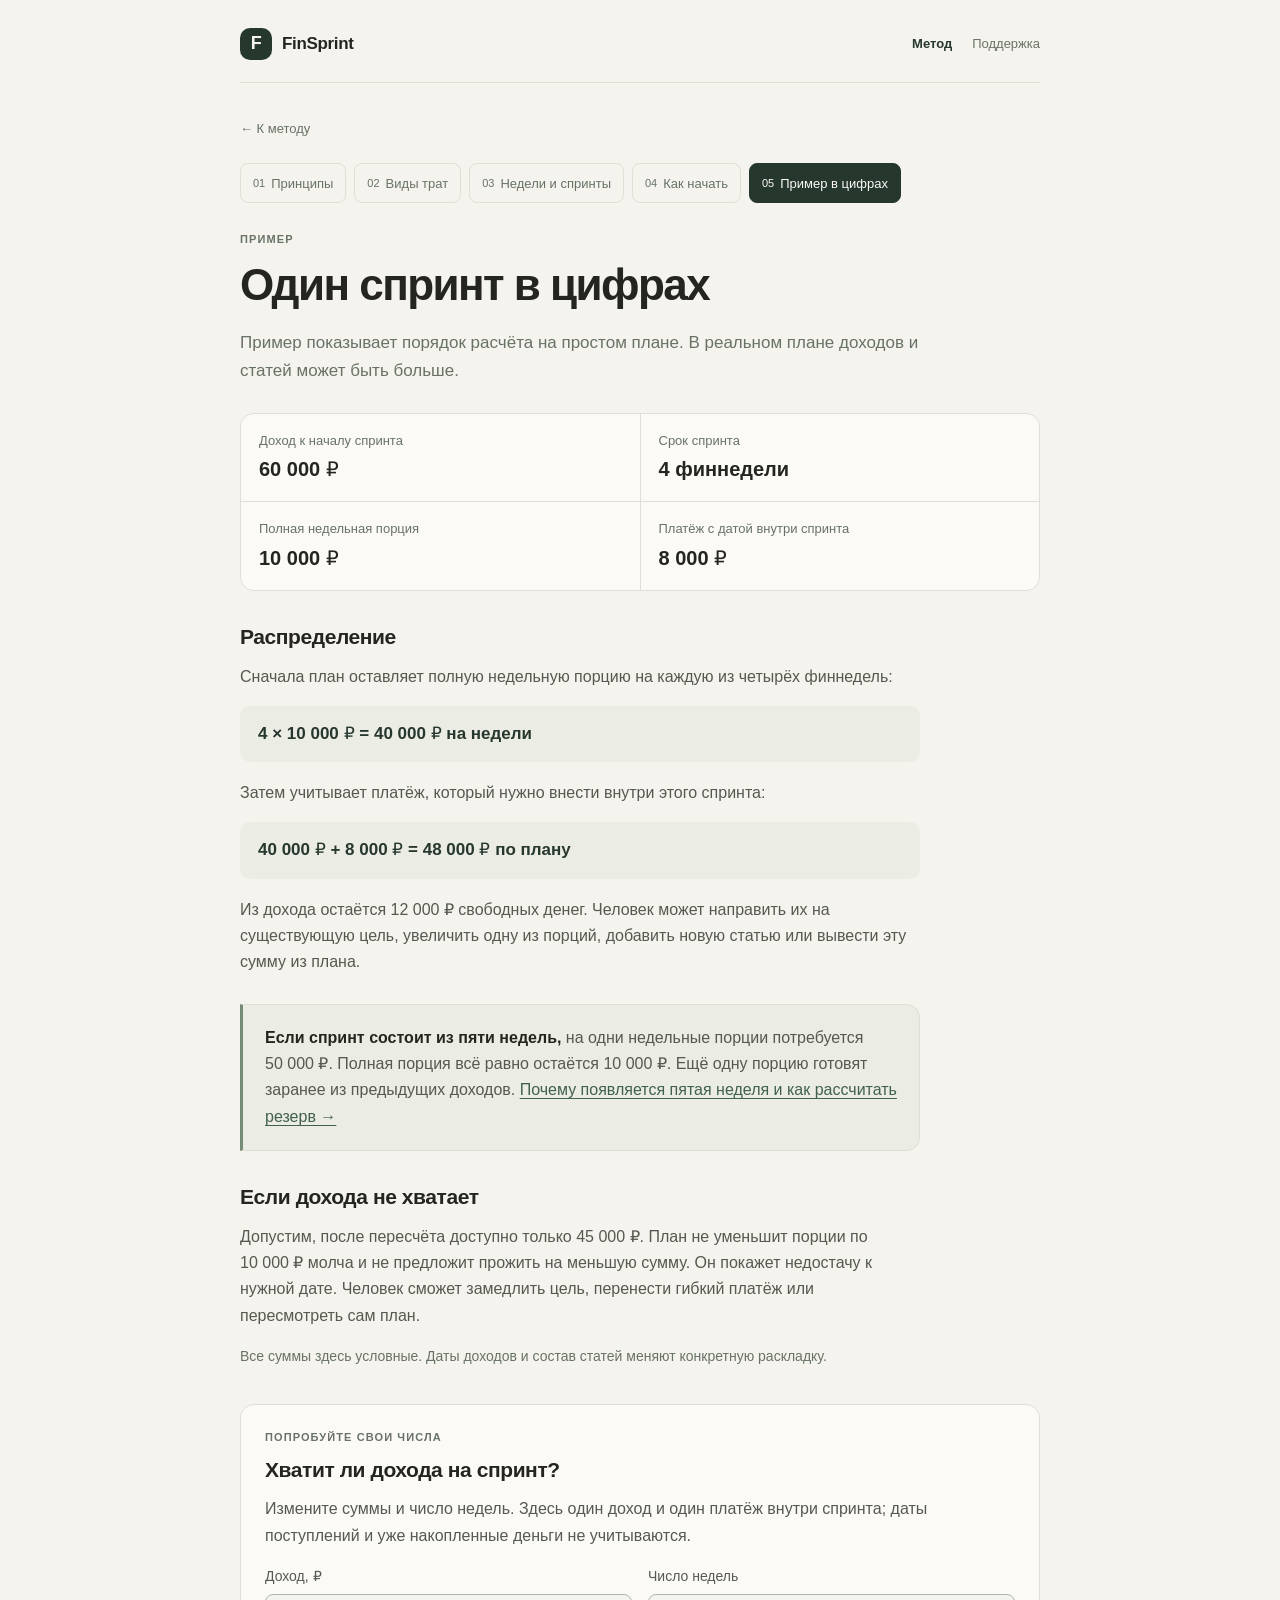
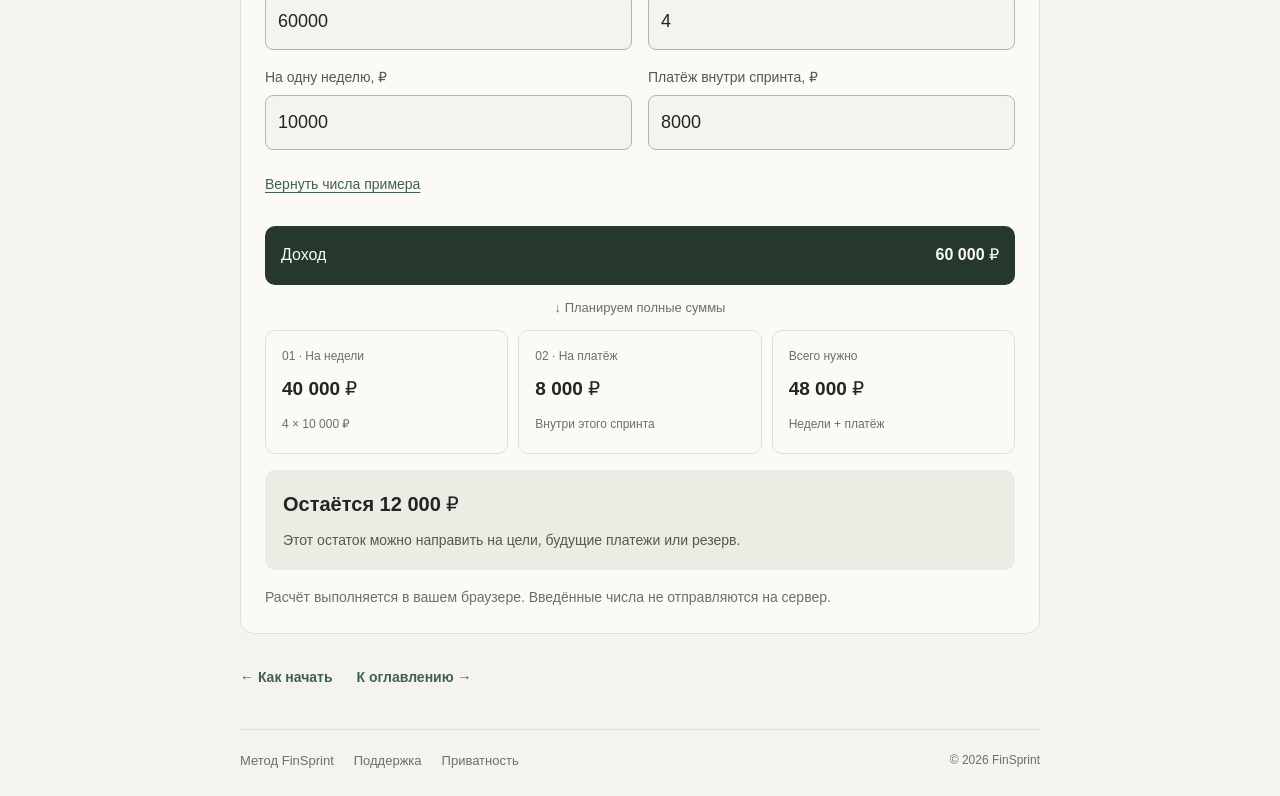
<file: site/method/example/index.html>
<!doctype html>
<html lang="ru">
  <head>
    <meta charset="utf-8">
    <meta name="viewport" content="width=device-width, initial-scale=1">
    <meta name="theme-color" content="#f5f3ee">
    <title>Пример планирования — FinSprint</title>
    <link rel="stylesheet" href="../../styles.css">
    <script src="../../calculator.js" defer></script>
  </head>
  <body>
    <main class="wrap article">
      <nav class="site-nav" aria-label="Навигация">
        <a class="brand" href="../../"><span class="mark">F</span><span>FinSprint</span></a>
        <div><a href="../../" aria-current="location">Метод</a><a href="../../support/">Поддержка</a></div>
      </nav>
      <a class="back" href="../../#sections">←&nbsp;К методу</a>
      <nav class="chapter-nav" aria-label="Разделы метода"><a href="../principles/"><span>01</span> Принципы</a><a href="../plan/"><span>02</span> Виды трат</a><a href="../calendar/"><span>03</span> Недели и спринты</a><a href="../practice/"><span>04</span> Как начать</a><a href="../example/" aria-current="page"><span>05</span> Пример в цифрах</a></nav>
      <p class="eyebrow">ПРИМЕР</p>
      <h1>Один спринт в цифрах</h1>
      <p class="lede">Пример показывает порядок расчёта на простом плане. В реальном плане доходов и статей может быть больше.</p>

      <section class="example-inputs">
        <div><span>Доход к началу спринта</span><strong>60&nbsp;000&nbsp;₽</strong></div>
        <div><span>Срок спринта</span><strong>4 финнедели</strong></div>
        <div><span>Полная недельная порция</span><strong>10&nbsp;000&nbsp;₽</strong></div>
        <div><span>Платёж с датой внутри спринта</span><strong>8&nbsp;000&nbsp;₽</strong></div>
      </section>

      <h2>Распределение</h2>
      <p>Сначала план оставляет полную недельную порцию на каждую из четырёх финнедель:</p>
      <p class="calculation">4 × 10&nbsp;000&nbsp;₽ = 40&nbsp;000&nbsp;₽ на недели</p>
      <p>Затем учитывает платёж, который нужно внести внутри этого спринта:</p>
      <p class="calculation">40&nbsp;000&nbsp;₽ + 8&nbsp;000&nbsp;₽ = 48&nbsp;000&nbsp;₽ по плану</p>
      <p>Из дохода остаётся 12&nbsp;000&nbsp;₽ свободных денег. Человек может направить их на существующую цель, увеличить одну из порций, добавить новую статью или вывести эту сумму из плана.</p>

      <section class="callout"><p><strong>Если спринт состоит из пяти недель,</strong> на одни недельные порции потребуется 50&nbsp;000&nbsp;₽. Полная порция всё равно остаётся 10&nbsp;000&nbsp;₽. Ещё одну порцию готовят заранее из предыдущих доходов. <a href="../calendar/#extra-week">Почему появляется пятая неделя и как рассчитать резерв&nbsp;→</a></p></section>

      <h2>Если дохода не хватает</h2>
      <p>Допустим, после пересчёта доступно только 45&nbsp;000&nbsp;₽. План не уменьшит порции по 10&nbsp;000&nbsp;₽ молча и не предложит прожить на меньшую сумму. Он покажет недостачу к нужной дате. Человек сможет замедлить цель, перенести гибкий платёж или пересмотреть сам план.</p>

      <p class="note">Все суммы здесь условные. Даты доходов и состав статей меняют конкретную раскладку.</p>
      <section class="calculator" id="calculator" aria-labelledby="calculator-title" hidden>
        <p class="eyebrow">ПОПРОБУЙТЕ СВОИ ЧИСЛА</p>
        <h2 id="calculator-title">Хватит ли дохода на спринт?</h2>
        <p>Измените суммы и число недель. Здесь один доход и один платёж внутри спринта; даты поступлений и уже накопленные деньги не учитываются.</p>
        <form id="sprint-form" novalidate>
          <div class="calculator-fields">
            <label>Доход, ₽<input name="income" type="number" inputmode="numeric" min="0" max="1000000000" step="1" value="60000" required></label>
            <label>Число недель<input name="weeks" type="number" inputmode="numeric" min="1" max="52" step="1" value="4" required></label>
            <label>На одну неделю, ₽<input name="weekly" type="number" inputmode="numeric" min="0" max="1000000000" step="1" value="10000" required></label>
            <label>Платёж внутри спринта, ₽<input name="payment" type="number" inputmode="numeric" min="0" max="1000000000" step="1" value="8000" required></label>
          </div>
          <button type="reset">Вернуть числа примера</button>
        </form>
        <p class="calculator-error" id="calculator-error" role="status" hidden>Заполните все поля целыми числами: суммы от 0 до 1 000 000 000 ₽, число недель — от 1 до 52.</p>
        <div id="calculator-result" aria-live="polite" aria-atomic="true">
          <div class="income-node">Доход <strong id="income-result"></strong></div>
          <p class="flow-caption">↓ Планируем полные суммы</p>
          <dl class="allocation-flow">
            <div><dt>01 · На недели</dt><dd id="weeks-result"></dd><small id="weeks-detail"></small></div>
            <div><dt>02 · На платёж</dt><dd id="payment-result"></dd><small>Внутри этого спринта</small></div>
            <div><dt>Всего нужно</dt><dd id="total-result"></dd><small>Недели + платёж</small></div>
          </dl>
          <div class="balance-result"><strong id="balance-result"></strong><p id="balance-detail"></p></div>
        </div>
        <p class="note calculator-note">Расчёт выполняется в вашем браузере. Введённые числа не отправляются на сервер.</p>
      </section>

      <nav class="next-links" aria-label="Переходы между разделами"><a href="../practice/">←&nbsp;Как начать</a><a href="../../#sections">К оглавлению&nbsp;→</a></nav>
      <footer class="footer-nav"><a href="../../">Метод FinSprint</a><a href="../../support/">Поддержка</a><a href="../../privacy/">Приватность</a><span>© 2026 FinSprint</span></footer>
    </main>
  </body>
</html>
</file>
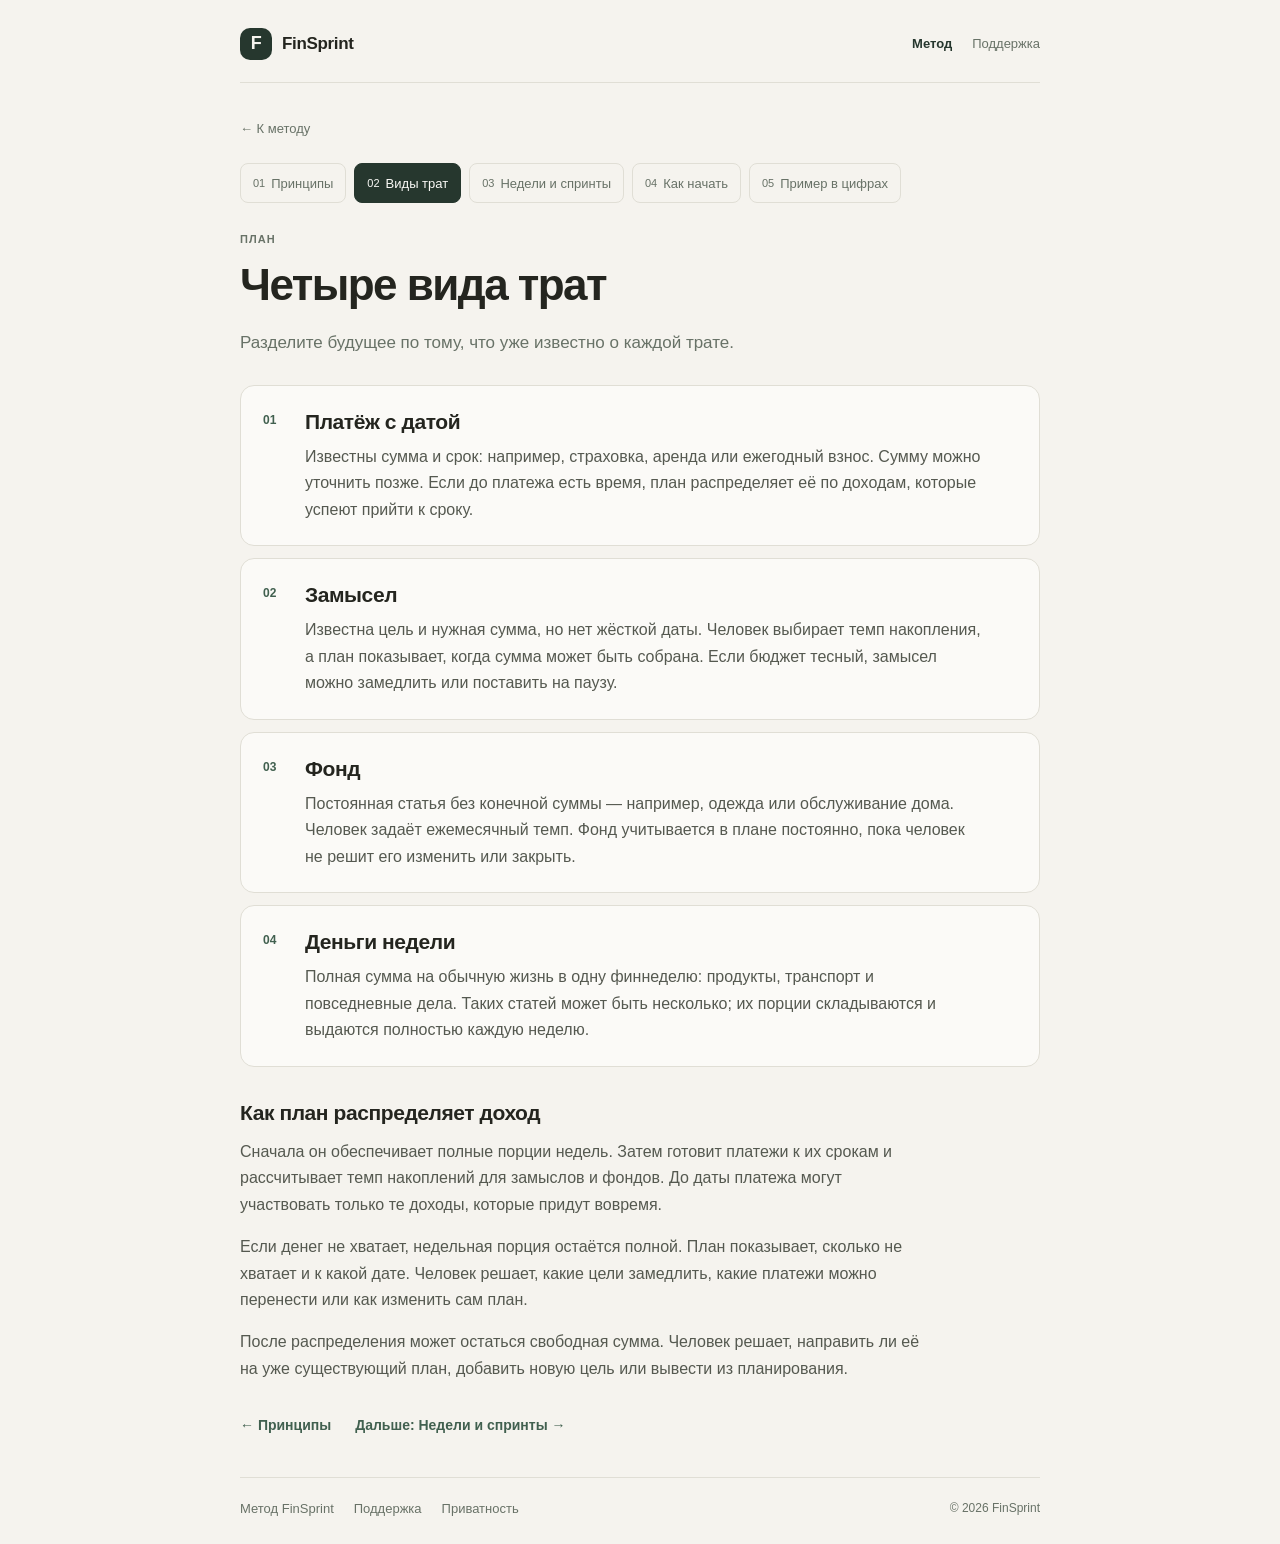
<file: site/method/plan/index.html>
<!doctype html>
<html lang="ru">
  <head>
    <meta charset="utf-8">
    <meta name="viewport" content="width=device-width, initial-scale=1">
    <meta name="theme-color" content="#f5f3ee">
    <title>Четыре вида трат — FinSprint</title>
    <link rel="stylesheet" href="../../styles.css">
  </head>
  <body>
    <main class="wrap article">
      <nav class="site-nav" aria-label="Навигация">
        <a class="brand" href="../../"><span class="mark">F</span><span>FinSprint</span></a>
        <div><a href="../../" aria-current="location">Метод</a><a href="../../support/">Поддержка</a></div>
      </nav>
      <a class="back" href="../../#sections">←&nbsp;К методу</a>
      <nav class="chapter-nav" aria-label="Разделы метода"><a href="../principles/"><span>01</span> Принципы</a><a href="../plan/" aria-current="page"><span>02</span> Виды трат</a><a href="../calendar/"><span>03</span> Недели и спринты</a><a href="../practice/"><span>04</span> Как начать</a><a href="../example/"><span>05</span> Пример в цифрах</a></nav>
      <p class="eyebrow">ПЛАН</p>
      <h1>Четыре вида трат</h1>
      <p class="lede">Разделите будущее по тому, что уже известно о каждой трате.</p>

      <div class="type-list">
        <section class="type-card"><span class="type-number">01</span><div><h2>Платёж с датой</h2><p>Известны сумма и срок: например, страховка, аренда или ежегодный взнос. Сумму можно уточнить позже. Если до платежа есть время, план распределяет её по доходам, которые успеют прийти к сроку.</p></div></section>
        <section class="type-card"><span class="type-number">02</span><div><h2>Замысел</h2><p>Известна цель и нужная сумма, но нет жёсткой даты. Человек выбирает темп накопления, а план показывает, когда сумма может быть собрана. Если бюджет тесный, замысел можно замедлить или поставить на паузу.</p></div></section>
        <section class="type-card"><span class="type-number">03</span><div><h2>Фонд</h2><p>Постоянная статья без конечной суммы — например, одежда или обслуживание дома. Человек задаёт ежемесячный темп. Фонд учитывается в плане постоянно, пока человек не решит его изменить или закрыть.</p></div></section>
        <section class="type-card"><span class="type-number">04</span><div><h2>Деньги недели</h2><p>Полная сумма на обычную жизнь в одну финнеделю: продукты, транспорт и повседневные дела. Таких статей может быть несколько; их порции складываются и выдаются полностью каждую неделю.</p></div></section>
      </div>

      <h2>Как план распределяет доход</h2>
      <p>Сначала он обеспечивает полные порции недель. Затем готовит платежи к их срокам и рассчитывает темп накоплений для замыслов и фондов. До даты платежа могут участвовать только те доходы, которые придут вовремя.</p>
      <p>Если денег не хватает, недельная порция остаётся полной. План показывает, сколько не хватает и к какой дате. Человек решает, какие цели замедлить, какие платежи можно перенести или как изменить сам план.</p>
      <p>После распределения может остаться свободная сумма. Человек решает, направить ли её на уже существующий план, добавить новую цель или вывести из планирования.</p>

      <nav class="next-links" aria-label="Переходы между разделами"><a href="../principles/">←&nbsp;Принципы</a><a href="../calendar/">Дальше: Недели и спринты&nbsp;→</a></nav>
      <footer class="footer-nav"><a href="../../">Метод FinSprint</a><a href="../../support/">Поддержка</a><a href="../../privacy/">Приватность</a><span>© 2026 FinSprint</span></footer>
    </main>
  </body>
</html>
</file>
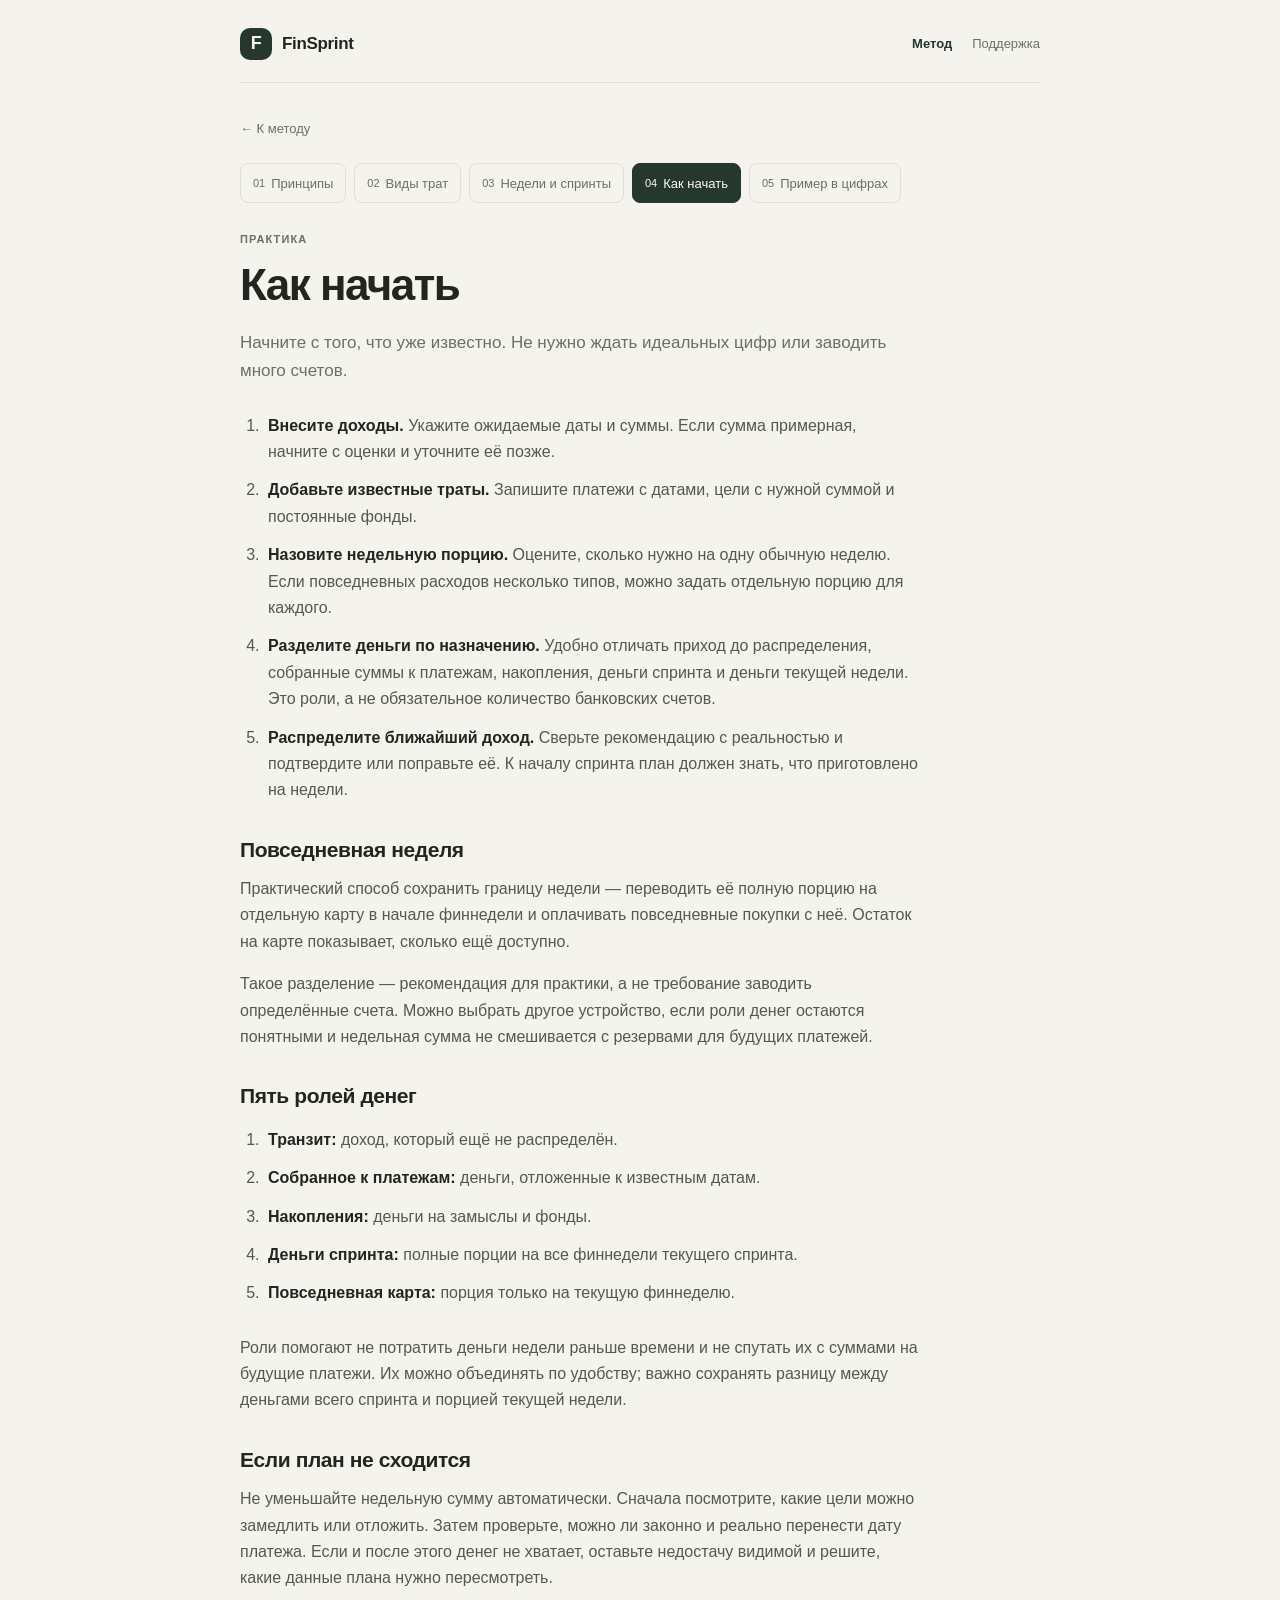
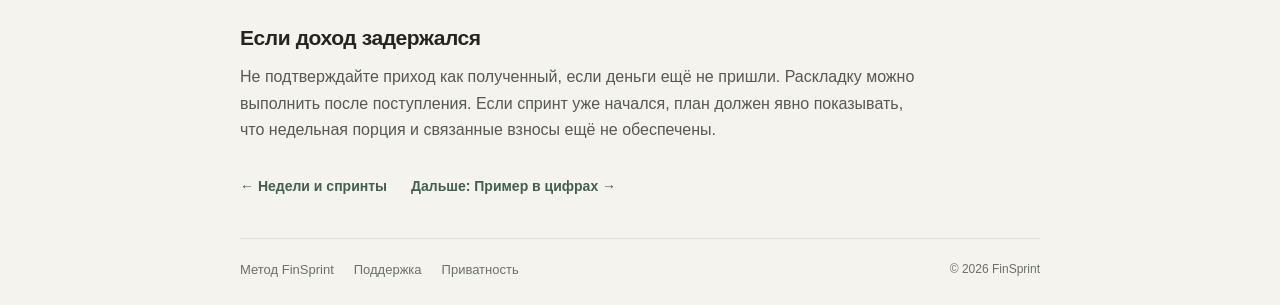
<file: site/method/practice/index.html>
<!doctype html>
<html lang="ru">
  <head>
    <meta charset="utf-8">
    <meta name="viewport" content="width=device-width, initial-scale=1">
    <meta name="theme-color" content="#f5f3ee">
    <title>Как начать — FinSprint</title>
    <link rel="stylesheet" href="../../styles.css">
  </head>
  <body>
    <main class="wrap article">
      <nav class="site-nav" aria-label="Навигация">
        <a class="brand" href="../../"><span class="mark">F</span><span>FinSprint</span></a>
        <div><a href="../../" aria-current="location">Метод</a><a href="../../support/">Поддержка</a></div>
      </nav>
      <a class="back" href="../../#sections">←&nbsp;К методу</a>
      <nav class="chapter-nav" aria-label="Разделы метода"><a href="../principles/"><span>01</span> Принципы</a><a href="../plan/"><span>02</span> Виды трат</a><a href="../calendar/"><span>03</span> Недели и спринты</a><a href="../practice/" aria-current="page"><span>04</span> Как начать</a><a href="../example/"><span>05</span> Пример в цифрах</a></nav>
      <p class="eyebrow">ПРАКТИКА</p>
      <h1>Как начать</h1>
      <p class="lede">Начните с того, что уже известно. Не нужно ждать идеальных цифр или заводить много счетов.</p>

      <ol class="steps practice-steps">
        <li><strong>Внесите доходы.</strong> Укажите ожидаемые даты и суммы. Если сумма примерная, начните с оценки и уточните её позже.</li>
        <li><strong>Добавьте известные траты.</strong> Запишите платежи с датами, цели с нужной суммой и постоянные фонды.</li>
        <li><strong>Назовите недельную порцию.</strong> Оцените, сколько нужно на одну обычную неделю. Если повседневных расходов несколько типов, можно задать отдельную порцию для каждого.</li>
        <li><strong>Разделите деньги по назначению.</strong> Удобно отличать приход до распределения, собранные суммы к платежам, накопления, деньги спринта и деньги текущей недели. Это роли, а не обязательное количество банковских счетов.</li>
        <li><strong>Распределите ближайший доход.</strong> Сверьте рекомендацию с реальностью и подтвердите или поправьте её. К началу спринта план должен знать, что приготовлено на недели.</li>
      </ol>

      <h2>Повседневная неделя</h2>
      <p>Практический способ сохранить границу недели — переводить её полную порцию на отдельную карту в начале финнедели и оплачивать повседневные покупки с неё. Остаток на карте показывает, сколько ещё доступно.</p>
      <p>Такое разделение — рекомендация для практики, а не требование заводить определённые счета. Можно выбрать другое устройство, если роли денег остаются понятными и недельная сумма не смешивается с резервами для будущих платежей.</p>

      <h2>Пять ролей денег</h2>
      <ol class="steps role-steps">
        <li><strong>Транзит:</strong> доход, который ещё не распределён.</li>
        <li><strong>Собранное к платежам:</strong> деньги, отложенные к известным датам.</li>
        <li><strong>Накопления:</strong> деньги на замыслы и фонды.</li>
        <li><strong>Деньги спринта:</strong> полные порции на все финнедели текущего спринта.</li>
        <li><strong>Повседневная карта:</strong> порция только на текущую финнеделю.</li>
      </ol>
      <p>Роли помогают не потратить деньги недели раньше времени и не спутать их с суммами на будущие платежи. Их можно объединять по удобству; важно сохранять разницу между деньгами всего спринта и порцией текущей недели.</p>

      <h2>Если план не сходится</h2>
      <p>Не уменьшайте недельную сумму автоматически. Сначала посмотрите, какие цели можно замедлить или отложить. Затем проверьте, можно ли законно и реально перенести дату платежа. Если и после этого денег не хватает, оставьте недостачу видимой и решите, какие данные плана нужно пересмотреть.</p>

      <h2>Если доход задержался</h2>
      <p>Не подтверждайте приход как полученный, если деньги ещё не пришли. Раскладку можно выполнить после поступления. Если спринт уже начался, план должен явно показывать, что недельная порция и связанные взносы ещё не обеспечены.</p>

      <nav class="next-links" aria-label="Переходы между разделами"><a href="../calendar/">←&nbsp;Недели и спринты</a><a href="../example/">Дальше: Пример в цифрах&nbsp;→</a></nav>
      <footer class="footer-nav"><a href="../../">Метод FinSprint</a><a href="../../support/">Поддержка</a><a href="../../privacy/">Приватность</a><span>© 2026 FinSprint</span></footer>
    </main>
  </body>
</html>
</file>
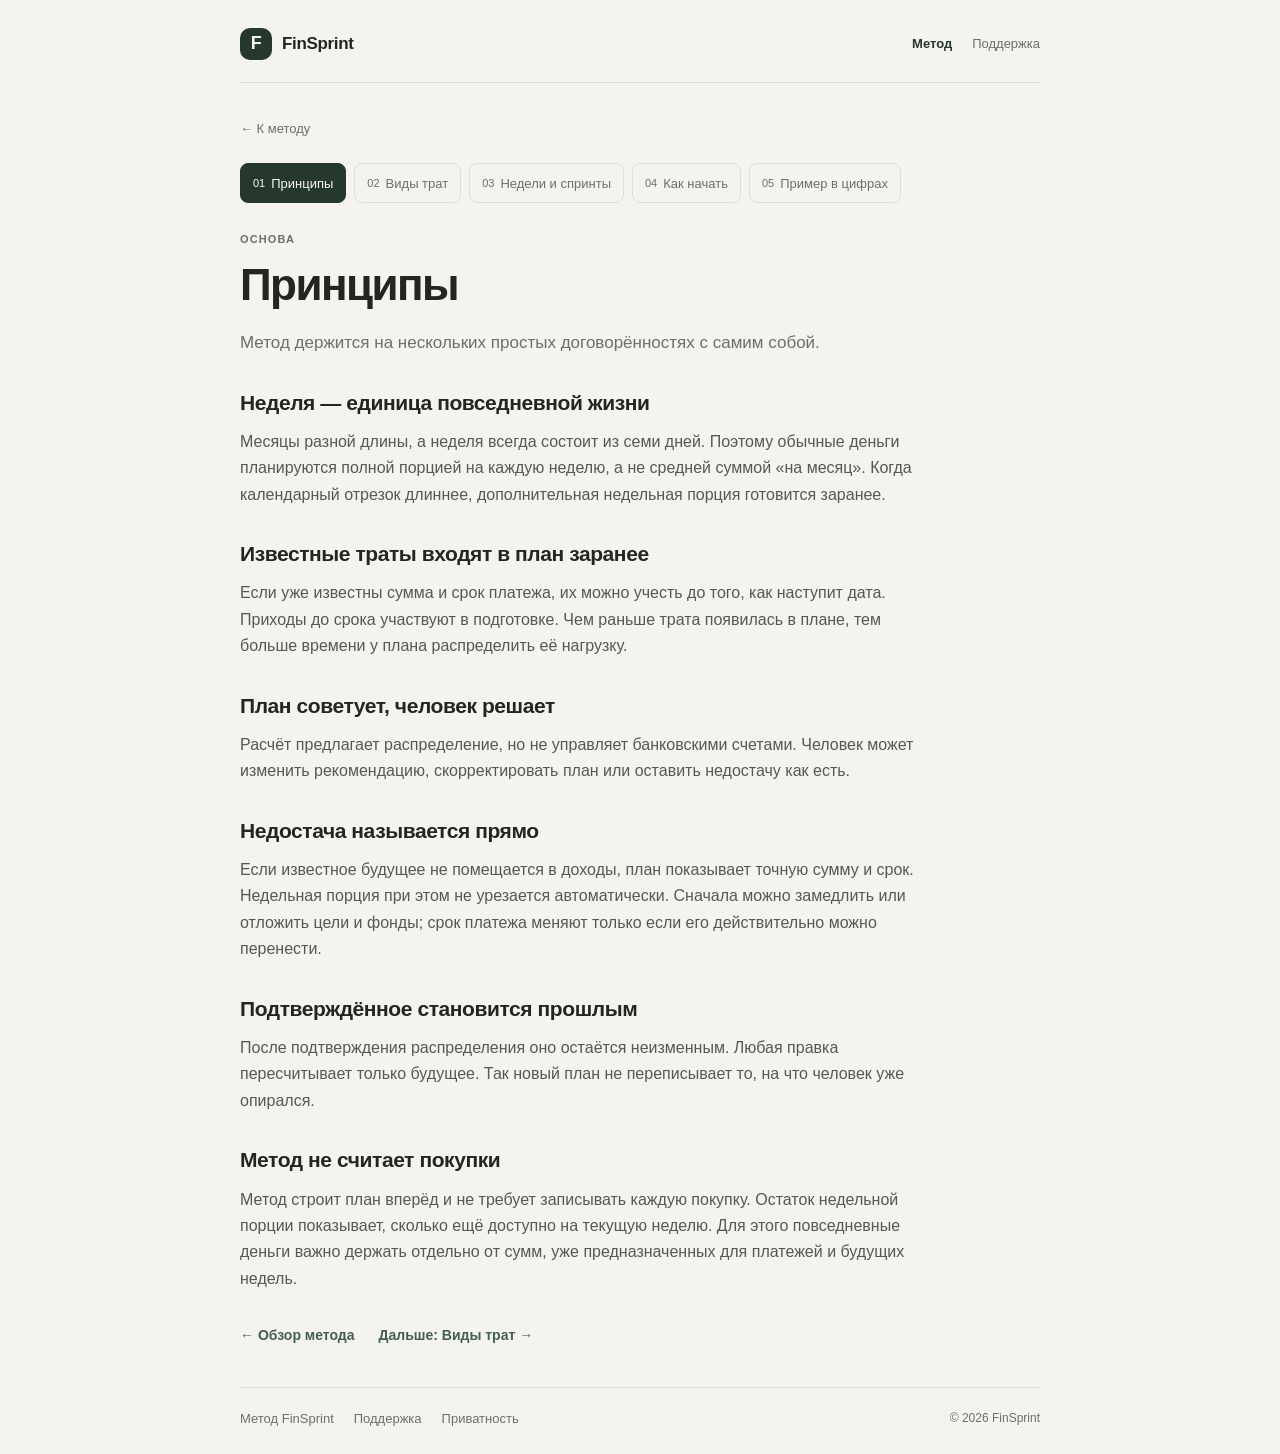
<file: site/method/principles/index.html>
<!doctype html>
<html lang="ru">
  <head>
    <meta charset="utf-8">
    <meta name="viewport" content="width=device-width, initial-scale=1">
    <meta name="theme-color" content="#f5f3ee">
    <title>Принципы метода — FinSprint</title>
    <link rel="stylesheet" href="../../styles.css">
  </head>
  <body>
    <main class="wrap article">
      <nav class="site-nav" aria-label="Навигация">
        <a class="brand" href="../../"><span class="mark">F</span><span>FinSprint</span></a>
        <div><a href="../../" aria-current="location">Метод</a><a href="../../support/">Поддержка</a></div>
      </nav>
      <a class="back" href="../../#sections">←&nbsp;К методу</a>
      <nav class="chapter-nav" aria-label="Разделы метода"><a href="../principles/" aria-current="page"><span>01</span> Принципы</a><a href="../plan/"><span>02</span> Виды трат</a><a href="../calendar/"><span>03</span> Недели и спринты</a><a href="../practice/"><span>04</span> Как начать</a><a href="../example/"><span>05</span> Пример в цифрах</a></nav>
      <p class="eyebrow">ОСНОВА</p>
      <h1>Принципы</h1>
      <p class="lede">Метод держится на нескольких простых договорённостях с самим собой.</p>

      <h2>Неделя — единица повседневной жизни</h2>
      <p>Месяцы разной длины, а неделя всегда состоит из семи дней. Поэтому обычные деньги планируются полной порцией на каждую неделю, а не средней суммой «на месяц». Когда календарный отрезок длиннее, дополнительная недельная порция готовится заранее.</p>

      <h2>Известные траты входят в план заранее</h2>
      <p>Если уже известны сумма и срок платежа, их можно учесть до того, как наступит дата. Приходы до срока участвуют в подготовке. Чем раньше трата появилась в плане, тем больше времени у плана распределить её нагрузку.</p>

      <h2>План советует, человек решает</h2>
      <p>Расчёт предлагает распределение, но не управляет банковскими счетами. Человек может изменить рекомендацию, скорректировать план или оставить недостачу как есть.</p>

      <h2>Недостача называется прямо</h2>
      <p>Если известное будущее не помещается в доходы, план показывает точную сумму и срок. Недельная порция при этом не урезается автоматически. Сначала можно замедлить или отложить цели и фонды; срок платежа меняют только если его действительно можно перенести.</p>

      <h2>Подтверждённое становится прошлым</h2>
      <p>После подтверждения распределения оно остаётся неизменным. Любая правка пересчитывает только будущее. Так новый план не переписывает то, на что человек уже опирался.</p>

      <h2>Метод не считает покупки</h2>
      <p>Метод строит план вперёд и не требует записывать каждую покупку. Остаток недельной порции показывает, сколько ещё доступно на текущую неделю. Для этого повседневные деньги важно держать отдельно от сумм, уже предназначенных для платежей и будущих недель.</p>

      <nav class="next-links" aria-label="Переходы между разделами"><a href="../../">←&nbsp;Обзор метода</a><a href="../plan/">Дальше: Виды трат&nbsp;→</a></nav>
      <footer class="footer-nav"><a href="../../">Метод FinSprint</a><a href="../../support/">Поддержка</a><a href="../../privacy/">Приватность</a><span>© 2026 FinSprint</span></footer>
    </main>
  </body>
</html>
</file>
<file: site/styles.css>
:root {
  color-scheme: light;
  font-family: -apple-system, BlinkMacSystemFont, "Segoe UI", sans-serif;
  font-synthesis: none;
  text-rendering: optimizeLegibility;
  -webkit-font-smoothing: antialiased;
  --page: #f5f3ee;
  --surface: #fbfaf7;
  --surface-muted: #ebece4;
  --ink: #24251f;
  --ink-soft: #555950;
  --muted: #687267;
  --accent: #41604f;
  --accent-strong: #26372e;
  --accent-soft: #778c77;
  --line: #e0ded5;
  --line-strong: #aeb9ad;
  --page-width: 800px;
  --reading-width: 680px;
  --body-size: 16px;
  --heading-size: clamp(32px, 4.8vw, 44px);
  --radius: 14px;
  color: var(--ink);
  background: var(--page);
}

* { box-sizing: border-box; }
body { margin: 0; font-size: var(--body-size); line-height: 1.65; }
a { color: var(--accent); text-underline-offset: 3px; }
a:hover { color: var(--accent-strong); }
a:focus-visible { outline: 3px solid var(--accent-soft); outline-offset: 4px; }
h1, h2, p { margin: 0; }
h1 { max-width: var(--reading-width); margin: 12px 0 18px; font-size: var(--heading-size); font-weight: 700; line-height: 1.15; letter-spacing: -.035em; text-wrap: balance; }
h2 { max-width: var(--reading-width); margin: 32px 0 12px; font-size: 21px; line-height: 1.35; letter-spacing: -.02em; text-wrap: pretty; }
p { max-width: var(--reading-width); margin: 0 0 16px; color: var(--ink-soft); }
.wrap { width: min(calc(100% - 48px), var(--page-width)); margin: 0 auto; padding: 28px 0 24px; }

/* Shared page navigation. */
.site-nav { display: flex; align-items: center; justify-content: space-between; gap: 24px; padding-bottom: 22px; margin-bottom: 32px; border-bottom: 1px solid var(--line); }
.brand { display: inline-flex; align-items: center; gap: 10px; color: var(--ink); font-size: 17px; font-weight: 650; letter-spacing: -.02em; text-decoration: none; }
.mark { display: grid; width: 32px; height: 32px; flex: 0 0 32px; place-items: center; border-radius: 10px; background: var(--accent-strong); color: var(--page); font-size: 18px; }
.site-nav > div { display: flex; flex-wrap: wrap; gap: 10px 20px; }
.site-nav > div a, .footer-nav a { color: var(--muted); font-size: 13px; text-decoration: none; }
.site-nav > div a:hover, .footer-nav a:hover { color: var(--accent-strong); text-decoration: underline; }
.site-nav a[aria-current] { color: var(--accent-strong); font-weight: 650; }
.back { display: inline-block; margin-bottom: 24px; color: var(--muted); font-size: 13px; text-decoration: none; }
.back:hover { text-decoration: underline; }
.footer-nav { display: flex; flex-wrap: wrap; align-items: center; gap: 12px 20px; margin-top: 40px; padding-top: 20px; border-top: 1px solid var(--line); color: var(--muted); font-size: 12px; }
.footer-nav span { margin-left: auto; }

/* Page titles and reading rhythm. */
.intro { padding: 12px 0 24px; }
.eyebrow, .card-label { color: var(--muted); font-size: 11px; font-weight: 650; line-height: 1.5; letter-spacing: .1em; }
.eyebrow { margin: 0; }
.intro > p:last-child, .lede { max-width: var(--reading-width); margin-bottom: 0; color: var(--muted); font-size: 17px; line-height: 1.65; }
.article > .lede { margin-bottom: 28px; }
.note, .updated { color: var(--muted); font-size: 14px; }
.method-note { margin-top: 28px; }
.contact { display: inline-block; margin: 4px 0 24px; font-size: clamp(18px, 4vw, 22px); font-weight: 600; overflow-wrap: anywhere; }

/* Reusable content panels. */
.cards { display: grid; grid-template-columns: repeat(2, minmax(0, 1fr)); gap: 14px; }
.card { display: flex; min-width: 0; flex-direction: column; gap: 10px; padding: 22px; border: 1px solid var(--line); border-radius: var(--radius); background: var(--surface); color: var(--ink); text-decoration: none; transition: border-color .16s ease, background-color .16s ease; }
.card:hover { border-color: var(--line-strong); background: #f0f2eb; }
.card strong { font-size: 19px; line-height: 1.35; letter-spacing: -.02em; overflow-wrap: anywhere; hyphens: auto; }
.card > span:last-child { color: var(--muted); font-size: 14px; line-height: 1.55; }
.card-featured { grid-column: 1 / -1; background: var(--surface-muted); }
.method-cards { margin-top: 16px; }
.chapter-list { display: grid; gap: 12px; }
.chapter-list .card { display: grid; grid-template-columns: 130px minmax(0, 1fr); gap: 6px 20px; }
.chapter-list .card-label { grid-row: span 2; padding-top: 5px; }
.chapter-list .card > span:last-child { grid-column: 2; }
.start-links { display: flex; flex-wrap: wrap; align-items: center; gap: 16px 24px; margin: 24px 0; font-size: 14px; }
.primary-link { padding: 12px 18px; border-radius: 10px; background: var(--accent-strong); color: var(--surface); font-weight: 600; text-decoration: none; }
.primary-link:hover { background: var(--accent); color: var(--surface); }
.chapter-nav { display: flex; flex-wrap: wrap; gap: 8px; margin: 0 0 28px; }
.chapter-nav a { display: inline-flex; align-items: center; gap: 6px; min-height: 40px; padding: 6px 12px; border: 1px solid var(--line); border-radius: 8px; color: var(--muted); font-size: 13px; text-decoration: none; }
.chapter-nav a:hover { border-color: var(--line-strong); color: var(--accent-strong); }
.chapter-nav a[aria-current] { background: var(--accent-strong); border-color: var(--accent-strong); color: var(--surface); }
.chapter-nav span { font-size: 11px; font-variant-numeric: tabular-nums; }
#sections { scroll-margin-top: 24px; }
.callout { max-width: var(--reading-width); margin: 28px 0; padding: 20px 22px; border: 1px solid var(--line); border-left: 3px solid var(--accent-soft); border-radius: 0 var(--radius) var(--radius) 0; background: var(--surface-muted); }
.callout p { margin: 0; }
.callout p + p { margin-top: 12px; }
.callout strong, .steps strong { color: var(--ink); }
.steps { display: grid; max-width: var(--reading-width); gap: 12px; margin: 16px 0 28px; padding-left: 24px; color: var(--ink-soft); }
.steps li { padding-left: 4px; }
.type-list { display: grid; gap: 12px; margin: 24px 0 32px; }
.type-card { display: grid; grid-template-columns: 28px minmax(0, 1fr); gap: 14px; padding: 22px; border: 1px solid var(--line); border-radius: var(--radius); background: var(--surface); }
.type-number { padding-top: 3px; color: var(--accent); font-size: 12px; font-weight: 650; }
.type-card h2 { margin: 0 0 8px; }
.type-card p { margin: 0; }
.next-links { display: flex; flex-wrap: wrap; gap: 12px 24px; margin-top: 32px; }
.next-links a { font-size: 14px; font-weight: 600; text-decoration: none; }
.next-links a:hover { text-decoration: underline; }
.example-inputs { display: grid; grid-template-columns: repeat(2, minmax(0, 1fr)); gap: 1px; overflow: hidden; margin: 24px 0; border: 1px solid var(--line); border-radius: var(--radius); background: var(--line); }
.example-inputs > div { display: flex; min-width: 0; flex-direction: column; gap: 6px; padding: 18px; background: var(--surface); }
.example-inputs span { color: var(--muted); font-size: 13px; line-height: 1.45; }
.example-inputs strong { font-size: 20px; line-height: 1.35; }
.calculation { margin: 12px 0 18px; padding: 14px 18px; border-radius: 10px; background: var(--surface-muted); color: var(--accent-strong); font-size: 17px; font-weight: 650; font-variant-numeric: tabular-nums; }

@media (max-width: 560px) {
  .wrap { width: calc(100% - 32px); padding-top: 20px; }
  .site-nav { flex-wrap: wrap; gap: 16px; margin-bottom: 28px; padding-bottom: 18px; }
  .site-nav > div a, .footer-nav a, .next-links a { display: inline-flex; align-items: center; min-height: 44px; }
  .site-nav > div { gap: 0 18px; }
  .footer-nav { gap: 0 20px; }
  .next-links { flex-direction: column; align-items: flex-start; gap: 4px; }
  .intro { padding-top: 4px; }
  .cards, .example-inputs { grid-template-columns: 1fr; }
  .chapter-list .card { grid-template-columns: minmax(0, 1fr); }
  .chapter-list .card-label { grid-row: auto; padding-top: 0; }
  .chapter-list .card > span:last-child { grid-column: auto; }
  .chapter-nav a { min-height: 44px; }
  .card { padding: 20px; }
  .type-card { gap: 10px; padding: 18px; }
  .callout { padding: 18px; }
  .footer-nav span { width: 100%; margin-left: 0; }
}

@media (prefers-reduced-motion: reduce) {
  *, *::before, *::after { transition: none !important; }
}

/* Interactive sprint example. */
[hidden] { display: none !important; }
.calculator { margin-top: 36px; padding: 24px; border: 1px solid var(--line); border-radius: var(--radius); background: var(--surface); scroll-margin-top: 24px; }
.calculator h2 { margin-top: 10px; }
.calculator-fields { display: grid; grid-template-columns: repeat(2, minmax(0, 1fr)); gap: 16px; }
.calculator label { display: grid; gap: 6px; font-size: 14px; color: var(--ink-soft); }
.calculator input { width: 100%; min-width: 0; padding: 12px; border: 1px solid var(--line-strong); border-radius: 8px; background: var(--page); color: var(--ink); font: inherit; font-size: 18px; font-variant-numeric: tabular-nums; }
.calculator input[aria-invalid="true"] { border-color: #9c4632; }
.calculator button { min-height: 44px; margin: 12px 0 20px; padding: 8px 0; border: 0; background: transparent; color: var(--accent); font: inherit; font-size: 14px; text-decoration: underline; text-underline-offset: 3px; cursor: pointer; }
.calculator :is(input, button):focus-visible { outline: 3px solid var(--accent-soft); outline-offset: 3px; }
.income-node { display: flex; flex-wrap: wrap; justify-content: space-between; gap: 8px; padding: 16px; border-radius: 10px; background: var(--accent-strong); color: var(--surface); }
.flow-caption { margin: 12px 0; color: var(--muted); font-size: 13px; text-align: center; max-width: none; }
.allocation-flow { display: grid; grid-template-columns: repeat(3, minmax(0, 1fr)); gap: 10px; margin: 0; }
.allocation-flow > div { padding: 16px; border: 1px solid var(--line); border-radius: 10px; }
.allocation-flow dt, .allocation-flow small { color: var(--muted); font-size: 12px; }
.allocation-flow dd { margin: 6px 0; font-size: 19px; font-weight: 650; overflow-wrap: anywhere; }
.balance-result { margin-top: 16px; padding: 18px; border-radius: 10px; background: var(--surface-muted); }
.balance-result strong { font-size: 20px; }
.balance-result p { margin: 8px 0 0; font-size: 14px; }
[data-state="shortfall"] .balance-result { background: #f7e9e3; border-left: 3px solid #9c4632; }
[data-state="shortfall"] .balance-result strong, .calculator-error { color: #813b29; }
.calculator-note { margin: 16px 0 0; }
@media (max-width: 560px) {
  .calculator { padding: 18px; }
  .calculator-fields, .allocation-flow { grid-template-columns: minmax(0, 1fr); }
  .allocation-flow > div { padding: 12px 16px; }
}

/* Calendar explanation and preparation for extra weeks. */
#extra-week, #week-calculator { scroll-margin-top: 24px; }
.week-illustration { margin: 24px 0 32px; padding: 22px; border: 1px solid var(--line); border-radius: var(--radius); background: var(--surface); }
.week-illustration figcaption { display: grid; gap: 6px; }
.week-illustration figcaption > span, .sprint-strip p { font-size: 14px; color: var(--muted); }
.sprint-strip { margin: 24px 0; }
.sprint-strip p { margin: 8px 0 12px; }
.week-grid { display: grid; grid-template-columns: repeat(5, minmax(0, 1fr)); gap: 8px; }
.week-grid.four { grid-template-columns: repeat(4, minmax(0, 1fr)); }
.week-grid > span, .week-grid > li { display: flex; flex-direction: column; gap: 6px; padding: 12px; border: 1px solid var(--line); border-radius: 8px; background: var(--surface-muted); font-size: 13px; }
.week-grid .extra-week { border-color: var(--accent); background: var(--accent-strong); color: var(--surface); }
.week-grid small { display: block; font-size: 12px; }
.week-illustration > p:last-child { margin-bottom: 0; }
.calculated-weeks { grid-template-columns: repeat(auto-fit, minmax(130px, 1fr)); list-style: none; padding: 0; margin: 18px 0; }
.calculated-weeks span { font-size: 12px; }
.calculator select { width: 100%; min-width: 0; padding: 12px; border: 1px solid var(--line-strong); border-radius: 8px; background: var(--page); color: var(--ink); font: inherit; font-size: 18px; }
.calculator select:focus-visible { outline: 3px solid var(--accent-soft); outline-offset: 3px; }
#week-form > .note { margin-top: 14px; }
@media (max-width: 560px) {
  .week-illustration { padding: 18px; }
  .week-grid, .week-grid.four { grid-template-columns: repeat(2, minmax(0, 1fr)); }
  .calculator input[type="date"] { max-width: 100%; }
}

/* Home: understand the method, then make a first plan. */
.home-hero { padding: 12px 0 16px; }
.home-hero h1 { font-size: clamp(34px, 5vw, 48px); }
.home-section { margin-top: 36px; scroll-margin-top: 24px; }
.home-section > h2 { margin-top: 10px; font-size: 25px; }
.home-budget { margin: 22px 0 16px; border: 1px solid var(--line); border-radius: var(--radius); overflow: hidden; background: var(--surface); }
.home-budget figcaption { display: flex; flex-wrap: wrap; align-items: center; justify-content: space-between; gap: 10px; padding: 18px 22px; background: var(--accent-strong); color: var(--surface); }
.home-budget figcaption strong { font-size: 24px; }
.home-budget-weeks { display: grid; grid-template-columns: repeat(4, minmax(0, 1fr)); gap: 10px; padding: 20px 20px 0; }
.home-budget-weeks > div { display: grid; gap: 6px; padding: 14px; border-radius: 8px; background: var(--surface-muted); }
.home-budget-weeks span { color: var(--muted); font-size: 12px; }
.home-budget-weeks strong { font-size: 18px; }
.home-budget-other { margin: 0; padding: 8px 22px; }
.home-budget-other > div { display: flex; flex-wrap: wrap; justify-content: space-between; gap: 4px 16px; padding: 12px 0; border-bottom: 1px solid var(--line); }
.home-budget-other dt { color: var(--ink-soft); font-size: 14px; }
.home-budget-other dd { margin: 0; font-weight: 650; }
.home-budget > p { max-width: none; margin: 0; padding: 12px 22px 22px; font-size: 14px; }
.home-text-link { display: inline-block; padding: 8px 0; font-size: 14px; font-weight: 600; }
.home-rule { margin: 32px 0; padding-left: 22px; border-left: 3px solid var(--accent-soft); }
.home-rule h2 { margin-top: 0; }
.home-rule p:last-child { margin-bottom: 0; }
.home-first-steps { list-style: none; counter-reset: first-plan; margin: 20px 0; padding: 0; display: grid; gap: 20px; }
.home-first-steps li { counter-increment: first-plan; position: relative; padding-left: 48px; }
.home-first-steps li::before { content: counter(first-plan); position: absolute; left: 0; top: 0; display: grid; place-items: center; width: 30px; height: 30px; border: 1px solid var(--line-strong); border-radius: 50%; color: var(--accent); font-size: 14px; }
.home-first-steps h3 { margin: 0 0 6px; font-size: 18px; line-height: 1.5; }
.home-first-steps p { margin: 0; font-size: 15px; }
#first-plan { scroll-margin-top: 24px; }
.home-extra { display: grid; grid-template-columns: minmax(0, 1fr) 120px; gap: 24px; margin: 36px 0; padding: 24px; border-radius: var(--radius); background: var(--surface-muted); }
.home-extra h2 { margin-top: 10px; }
.home-extra p:not(.eyebrow) { margin-bottom: 8px; font-size: 15px; }
.home-week-symbol { display: grid; grid-template-columns: 1fr 1fr; align-content: center; gap: 8px; }
.home-week-symbol span { display: grid; place-items: center; min-height: 48px; border: 1px solid var(--line-strong); border-radius: 8px; }
.home-week-symbol span:last-child { grid-column: 1 / -1; background: var(--accent-strong); color: var(--surface); }
.home-contents { border-top: 1px solid var(--line); }
.home-contents a { display: grid; grid-template-columns: 28px minmax(0, 1fr) minmax(0, 1.3fr); gap: 12px; align-items: center; padding: 16px 0; border-bottom: 1px solid var(--line); color: var(--ink); text-decoration: none; }
.home-contents a:hover strong { color: var(--accent); text-decoration: underline; }
.home-contents span { color: var(--muted); font-size: 13px; }
@media (max-width: 560px) {
  .home-hero { padding-top: 0; }
  .home-section > h2 { font-size: 22px; }
  .home-budget-weeks { grid-template-columns: repeat(2, minmax(0, 1fr)); padding: 16px 16px 0; }
  .home-budget figcaption, .home-budget-other { padding-left: 16px; padding-right: 16px; }
  .home-budget > p { padding: 12px 16px 16px; }
  .home-extra { grid-template-columns: minmax(0, 1fr); padding: 20px; gap: 16px; }
  .home-week-symbol { grid-template-columns: repeat(5, minmax(0, 1fr)); }
  .home-week-symbol span:last-child { grid-column: auto; }
  .home-contents a { grid-template-columns: 24px minmax(0, 1fr); gap: 4px 10px; }
  .home-contents a > span:first-child { grid-row: span 2; align-self: start; padding-top: 3px; }
  .home-contents a > span:last-child { grid-column: 2; }
  .home-hero .start-links > a { min-height: 44px; display: inline-flex; align-items: center; }
}

.home-plan-items { margin: 0; padding: 4px 22px; }
.home-plan-items > div { display: flex; align-items: center; justify-content: space-between; gap: 12px 20px; padding: 18px 0; border-bottom: 1px solid var(--line); }
.home-plan-items dt { display: grid; gap: 4px; }
.home-plan-items dt span { color: var(--muted); font-size: 13px; }
.home-plan-items dd { margin: 0; flex-shrink: 0; font-size: 19px; font-weight: 650; }
@media (max-width: 560px) {
  .home-plan-items { padding: 4px 16px; }
  .home-plan-items > div { display: grid; grid-template-columns: minmax(0, 1fr) auto; gap: 12px; }
  .home-plan-items dd { font-size: 17px; }
}

.home-rhythms { display: grid; gap: 18px; margin: 20px 0 24px; max-width: var(--reading-width); }
.home-rhythms > div { padding-left: 18px; border-left: 3px solid var(--accent-soft); }
.home-rhythms dt { margin-bottom: 6px; font-weight: 650; font-size: 18px; }
.home-rhythms dd { margin: 0; color: var(--ink-soft); font-size: 15px; }
</file>
